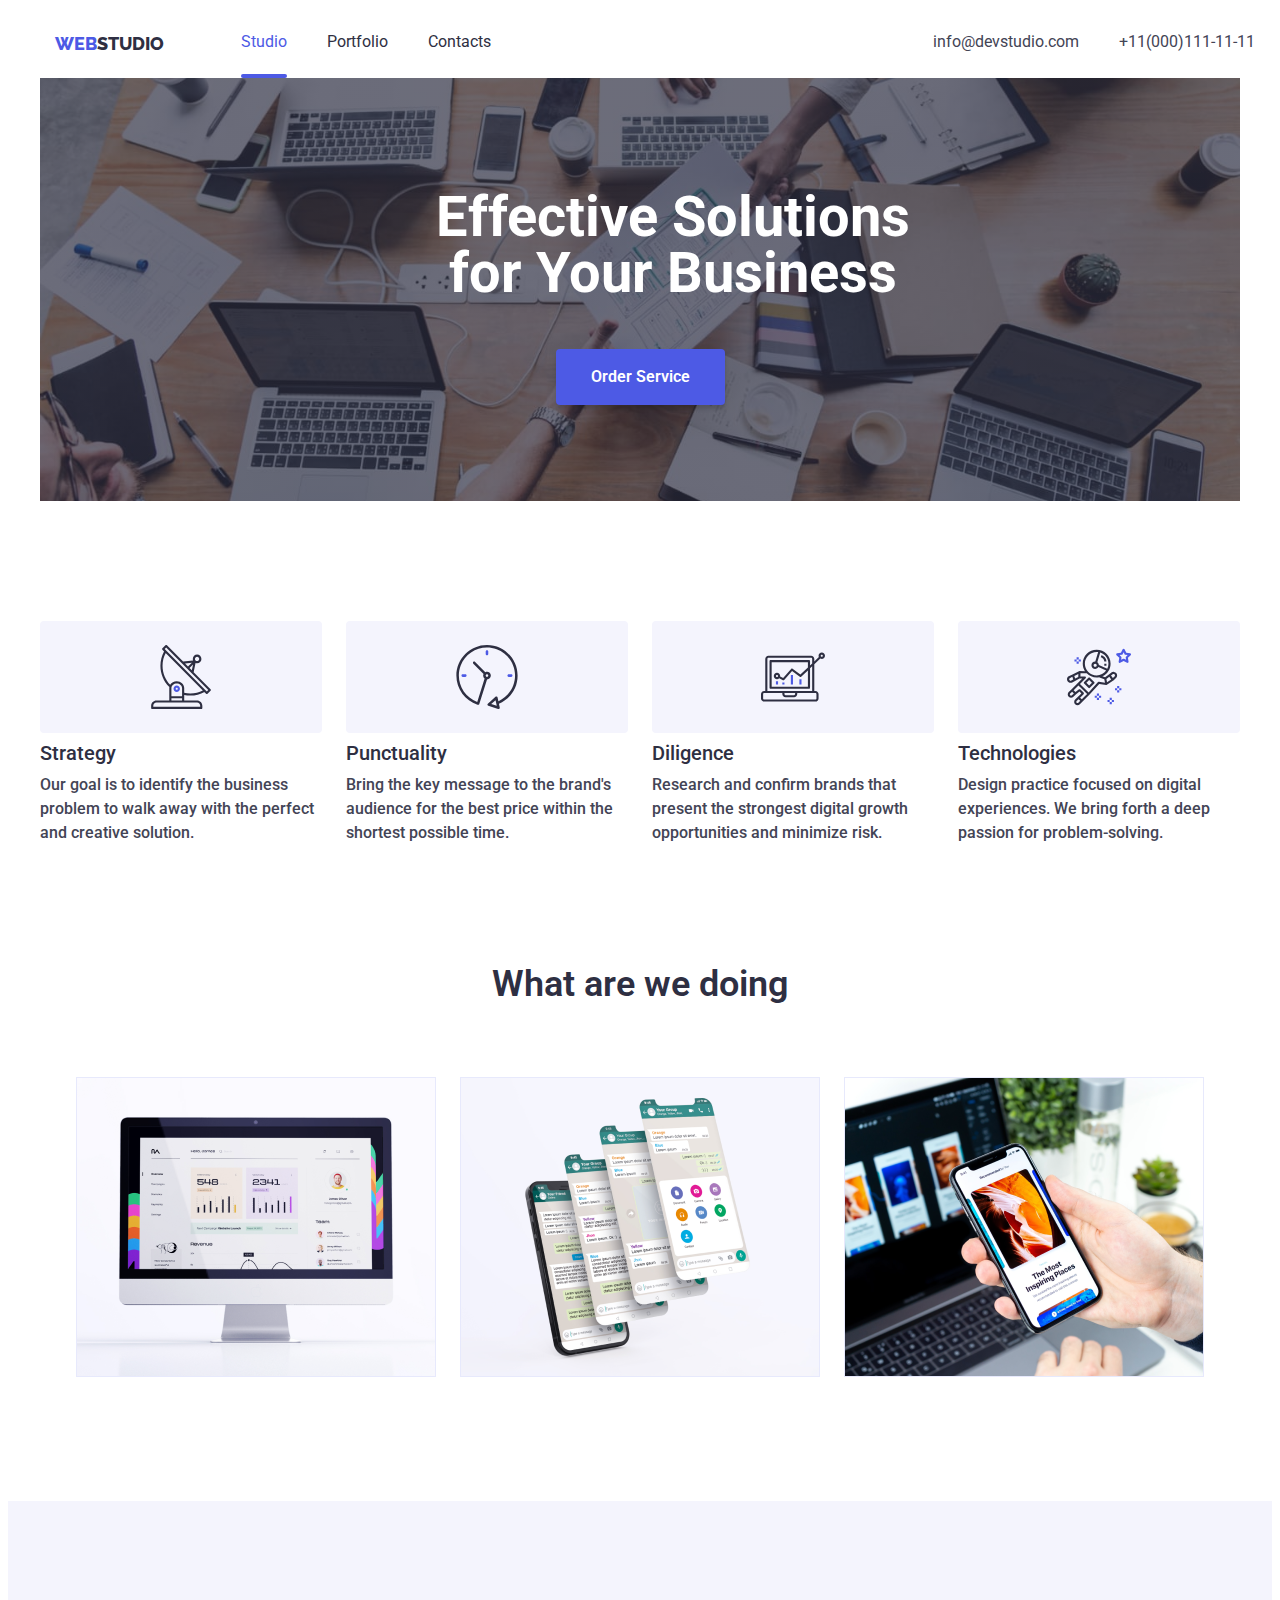
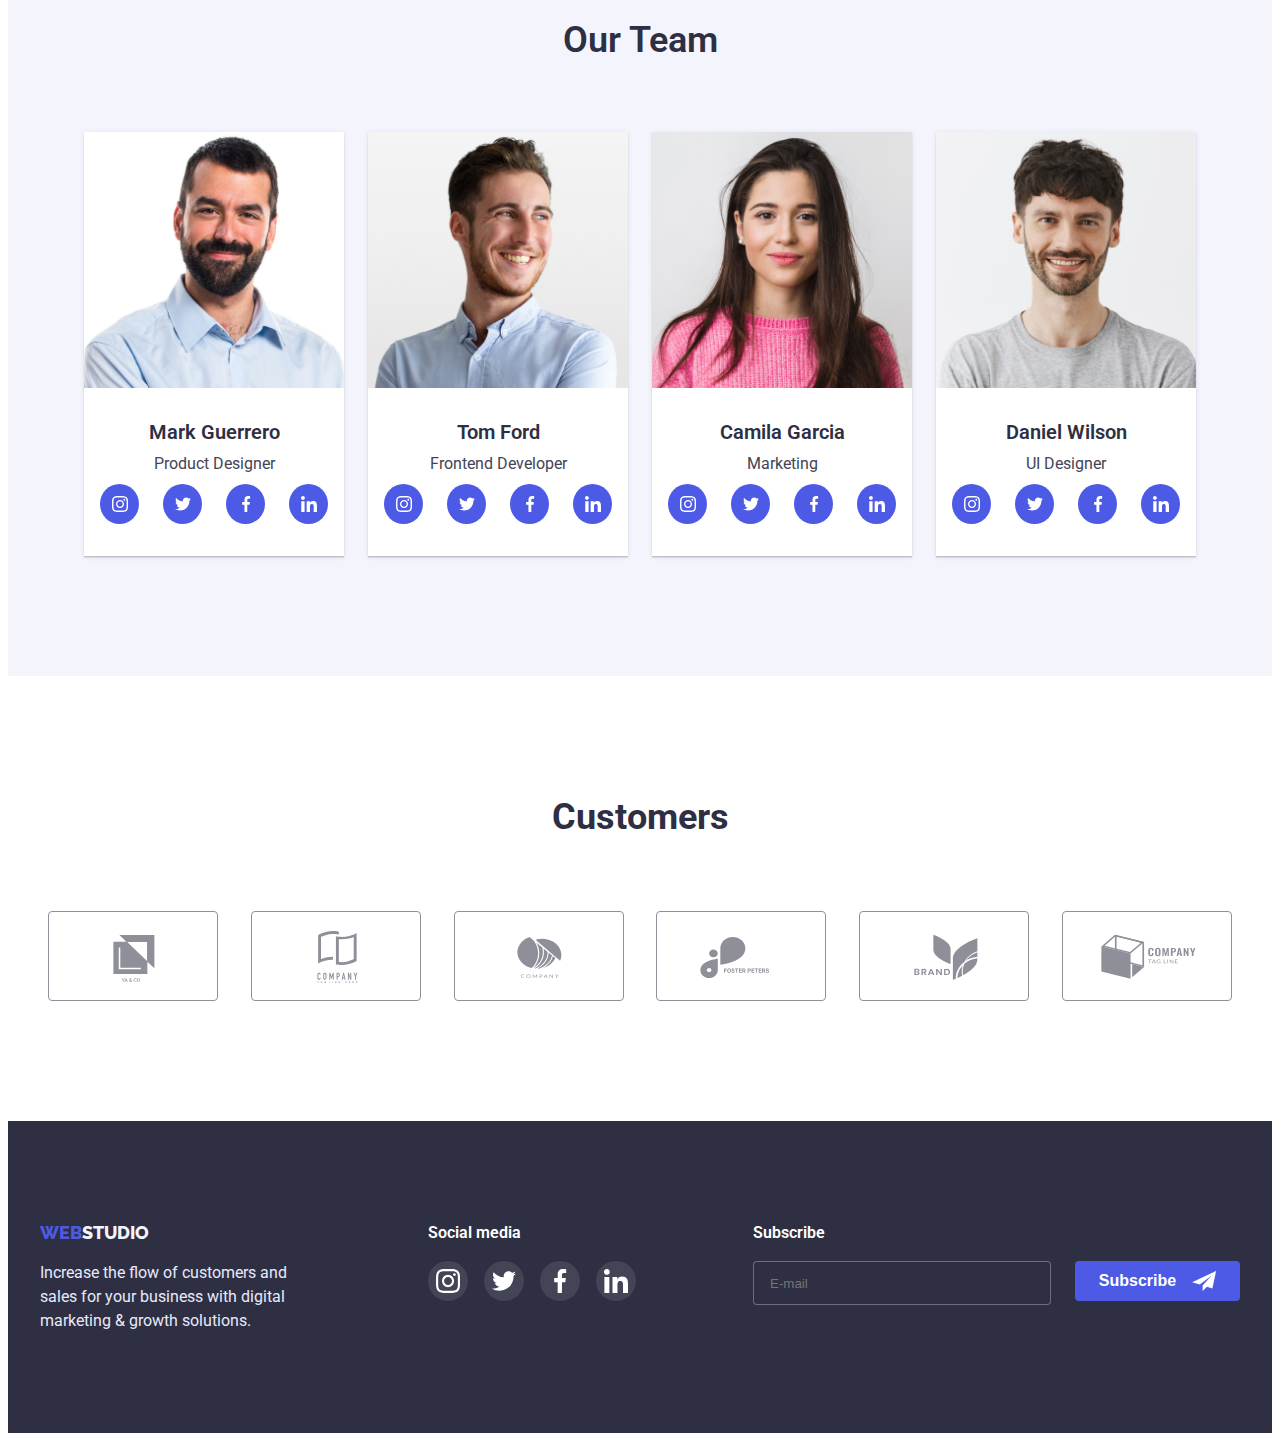
<file: index.html>
<!DOCTYPE html>
<html lang="en">
  <head>
    <meta charset="UTF-8" />
    <meta http-equiv="X-UA-Compatible" content="IE=edge" />
    <meta name="viewport" content="width=device-width, initial-scale=1.0" />
    <title>Document</title>
    <link href="https://fonts.googleapis.com/css2?family=Raleway:wght@800&family=Roboto:wght@400;500&display=swap" rel="stylesheet"/>
    <link rel="stylesheet" href="https://cdnjs.cloudflare.com/ajax/libs/modern-normalize/1.1.0/modern-normalize.min.css" integrity="sha512-wpPYUAdjBVSE4KJnH1VR1HeZfpl1ub8YT/NKx4PuQ5NmX2tKuGu6U/JRp5y+Y8XG2tV+wKQpNHVUX03MfMFn9Q==" crossorigin="anonymous" referrerpolicy="no-referrer" />
    <link rel="stylesheet" href="./css/styles.css"/>
  </head>
  <body>
    <header class="subject">
      <div class="conteiner-flex">
      <nav  class="container-main_navi">
        <a href="#" class="logo-link"> <span class="logo">WEB</span>STUDIO</a>
        <button type="button" 
        class="menu-button is-open" 
        aria-expanded="false"
        aria-controls="menu-container"
        data-menu-button>
        <svg width="32" height="22" aria-label="Переключатель мобильного меню">
         <use class="icon-cross" href="./imeges3/symbol-defs.svg#icon-icon-menu"></use>
         <use class="icon-menu" href="./imeges3/symbol-defs.svg#icon-close-black-18dp-2-1"></use>
      </svg>
    </button>
    <div class="menu-conteiner" id="menu-container" data-menu>
    <div class="navigation">
      <ul class="list-navigation">
        <li class="header-list_item"><a href="#" class="studio">Studio</a></li>
        <li class="header-list_item"><a href="./portfolio.html" class="portfolio">Portfolio</a></li>
        <li class="header-list_item"><a href="#" class="contact">Contacts</a></li>
      </ul>
    </div>
  <div class="contacts"> 
    <ul style="list-style-type:none" class="subject-lists">
      <li class="subject-list_items"><a href="tel:+11(000)111-11-11" class="tel-list">+11(000)111-11-11</a></li>
    <li class="subject-list_items"><a href="mailto:info@devstudio.com" class="mail-list">info@devstudio.com</a></li>
  </ul>
</div>
<ul class="social-navigation">
  <li class="social-media_navigation">
    <a href="#" class="social-media_list">
      <svg width="16px" height="16px" class="item-media">
        <use href="./imeges3/symbol-defs.svg#icon-instagram-2-1"></use>
      </svg>
    </a>
  </li>
  <li class="social-media_navigation">
    <a href="#" class="social-media_list">
      <svg width="16px" height="16px" class="item-media">
        <use href="./imeges3/symbol-defs.svg#icon-twitter-1-1"></use>
      </svg>
    </a>
  </li>
  <li class="social-media_navigation">
    <a href="#" class="social-media_list">
      <svg width="16px" height="16px" class="item-media">
        <use href="./imeges3/symbol-defs.svg#icon-facebook-1-1"></use>
      </svg>
    </a>
  </li>
  <li class="social-media_navigation">
    <a href="#" class="social-media_list">
      <svg width="16px" height="16px" class="item-media">
        <use href="./imeges3/symbol-defs.svg#icon-linkedin-1-1"></use>
      </svg>
    </a>
  </li>
</ul>
    </div>
        <ul class="list">
          <li class="header-list_items"><a href="#" class="list-studio current">Studio</a></li>
          <li class="header-list_items"><a href="./portfolio.html" class="list-portfolio">Portfolio</a></li>
          <li class="header-list_items"><a href="#" class="list-contacts">Contacts</a></li>
        </ul>
      <ul style="list-style-type:none" class="subject-list">
        <li class="subject-list_item"><a href="mailto:info@devstudio.com" class="mail">info@devstudio.com</a></li>
        <li class="subject-list_item"><a href="tel:+11(000)111-11-11" class="tel">+11(000)111-11-11</a></li>
      </ul>
    </nav>
  </div>
    </header>
    <main>
      <section class="hero">
        <div class="container-hero">
        <h1 class="title">Effective Solutions for Your Business</h1>
        <button type="button" class="button" data-modal-open><span class="button-text">Order Service</span></button>
  </div>
      </section>
      <section class="about-us_list">
        <div class="container">
        <h2 class="visually-hidden">about us</h2>
        <ul style="list-style-type:none" class="about-us">
          <li class="about-us_item">
            <div class="vector">
              <svg  width="64px" height="64px">
                <use href="./imeges3/symbol-defs.svg#icon-antenna-1-1"></use>
              </svg> 
            </div>
            <h3 class="item">Strategy</h3>
            <p class="items" >
              Our goal is to identify the business problem to walk away with the
              perfect and creative solution.
            </p>
          </li>
          <li class="about-us_item">
            <div class="vector">
              <svg  width="64px" height="64px">
                <use href="./imeges3/symbol-defs.svg#icon-clock-1-1"></use>
              </svg> 
            </div>
            <h3 class="item">Punctuality</h3>
            <p class="items">
              Bring the key message to the brand's audience for the best price
              within the shortest possible time.
            </p>
          </li>
          <li class="about-us_item">
            <div class="vector">
              <svg  width="64px" height="64px">
                <use href="./imeges3/symbol-defs.svg#icon-diagram-1-1"></use>
              </svg> 
            </div>
            <h3 class="item">Diligence</h3>
            <p class="items">
              Research and confirm brands that present the strongest digital
              growth opportunities and minimize risk.
            </p>
          </li>
          <li class="about-us_item">
            <div class="vector">
              <svg  width="64px" height="64px">
                <use href="./imeges3/symbol-defs.svg#icon-astronaut-1-1"></use>
              </svg> 
            </div>
            <h3 class="item">Technologies</h3>
            <p class="items">
              Design practice focused on digital experiences. We bring forth a
              deep passion for problem-solving.
            </p>
          </li>
        </ul>
      </div>
      </section>
      <section class="work-section">
        <div class="container">
        <h2 class="work">What are we doing</h2>
        <ul style="list-style-type:none" class="work-list">
          <li class="work-list_item">
            <img src="./images/1.jpg" alt="desktop applications" width="360" class="img-work"/>
          </li>
          <li class="work-list_item">
            <img src="./images/2.jpg" alt="mobile applications" width="360" class="img-work" />
          </li>
          <li class="work-list_item">
            <img src="./images/3.jpg" alt="applications" width="360" class="img-work"/></li>
        </ul>
      </div>
      </section>
      <section class="we">
        <div class="container">
        <h2 class="comanda">Our Team</h2>
        <ul style="list-style-type:none" class="comanda-list">
          <li class="comanda-we">
            <img class="img" src="./images/4.jpg" alt="Product Designer" width="264" />
            <div class="comanda-we_item">
            <h3 class="name">Mark Guerrero</h3>
            <p class="slogan">Product Designer</p>
            <ul class="social">
              <li class="social-media">
                <a href="#" class="social-media_list">
                  <svg width="16px" height="16px" class="item-media">
                    <use href="./imeges3/symbol-defs.svg#icon-instagram-2-1"></use>
                  </svg>
                </a>
              </li>
              <li class="social-media">
                <a href="#" class="social-media_list">
                  <svg width="16px" height="16px" class="item-media">
                    <use href="./imeges3/symbol-defs.svg#icon-twitter-1-1"></use>
                  </svg>
                </a>
              </li>
              <li class="social-media">
                <a href="#" class="social-media_list">
                  <svg width="16px" height="16px" class="item-media">
                    <use href="./imeges3/symbol-defs.svg#icon-facebook-1-1"></use>
                  </svg>
                </a>
              </li>
              <li class="social-media">
                <a href="#" class="social-media_list">
                  <svg width="16px" height="16px" class="item-media">
                    <use href="./imeges3/symbol-defs.svg#icon-linkedin-1-1"></use>
                  </svg>
                </a>
              </li>
            </ul>
          </div>
          </li>
          <li class="comanda-we">
            <img class="img" src="./images/5.jpg" alt="Frontend Developer" width="264" />
            <div class="comanda-we_item">
            <h3 class="name">Tom Ford</h3>
            <p class="slogan">Frontend Developer</p>
            <ul class="social">
              <li class="social-media">
                <a href="#" class="social-media_list">
                  <svg width="16px" height="16px" class="item-media">
                    <use href="./imeges3/symbol-defs.svg#icon-instagram-2-1"></use>
                  </svg>
                </a>
              </li>
              <li class="social-media">
                <a href="#" class="social-media_list">
                  <svg width="16px" height="16px" class="item-media">
                    <use href="./imeges3/symbol-defs.svg#icon-twitter-1-1"></use>
                  </svg>
                </a>
              </li>
              <li class="social-media">
                <a href="#" class="social-media_list">
                  <svg width="16px" height="16px" class="item-media">
                    <use href="./imeges3/symbol-defs.svg#icon-facebook-1-1"></use>
                  </svg>
                </a>
              </li>
              <li class="social-media">
                <a href="#" class="social-media_list">
                  <svg width="16px" height="16px" class="item-media">
                    <use href="./imeges3/symbol-defs.svg#icon-linkedin-1-1"></use>
                  </svg>
                </a>
              </li>
            </ul>
          </div>
          </li>
          <li class="comanda-we">
            <img class="img" src="./images/6.jpg" alt="Marketing" width="264" />
            <div  class="comanda-we_item">
            <h3 class="name">Camila Garcia</h3>
            <p class="slogan" >Marketing</p>
            <ul class="social">
              <li class="social-media">
                <a href="#" class="social-media_list">
                  <svg width="16px" height="16px" class="item-media">
                    <use href="./imeges3/symbol-defs.svg#icon-instagram-2-1"></use>
                  </svg>
                </a>
              </li>
              <li class="social-media">
                <a href="#" class="social-media_list">
                  <svg width="16px" height="16px" class="item-media">
                    <use href="./imeges3/symbol-defs.svg#icon-twitter-1-1"></use>
                  </svg>
                </a>
              </li>
              <li class="social-media">
                <a href="#" class="social-media_list">
                  <svg width="16px" height="16px" class="item-media">
                    <use href="./imeges3/symbol-defs.svg#icon-facebook-1-1"></use>
                  </svg>
                </a>
              </li>
              <li class="social-media">
                <a href="#" class="social-media_list">
                  <svg width="16px" height="16px" class="item-media">
                    <use href="./imeges3/symbol-defs.svg#icon-linkedin-1-1"></use>
                  </svg>
                </a>
              </li>
            </ul>
          </div>
          </li>
          <li class="comanda-we">
            <img class="img" src="./images/7.jpg" alt="UI Designer" width="264" />
            <div  class="comanda-we_item">
            <h3 class="name">Daniel Wilson</h3>
            <p class="slogan" >UI Designer</p>
            <ul class="social">
              <li class="social-media">
                <a href="#" class="social-media_list">
                  <svg width="16px" height="16px" class="item-media">
                    <use href="./imeges3/symbol-defs.svg#icon-instagram-2-1"></use>
                  </svg>
                </a>
              </li>
              <li class="social-media">
                <a href="#" class="social-media_list">
                  <svg width="16px" height="16px" class="item-media">
                    <use href="./imeges3/symbol-defs.svg#icon-twitter-1-1"></use>
                  </svg>
                </a>
              </li>
              <li class="social-media">
                <a href="#" class="social-media_list">
                  <svg width="16px" height="16px" class="item-media">
                    <use href="./imeges3/symbol-defs.svg#icon-facebook-1-1"></use>
                  </svg>
                </a>
              </li>
              <li class="social-media">
                <a href="#" class="social-media_list">
                  <svg width="16px" height="16px" class="item-media">
                    <use href="./imeges3/symbol-defs.svg#icon-linkedin-1-1"></use>
                  </svg>
                </a>
              </li>
            </ul>
          </div>
          </li>
        </ul>
      </div>
      </section>
      <section class="customers-list">
        <div class="container">
          <h2 class="customers">Customers</h2>
          <ul class="customers-item">
            <li class="customers-item_li">
              <a href="#" class="coustomers-partner">
                <svg width="104px" height="56px" class="partner">
                  <use href="./imeges3/symbol-defs.svg#icon-Logo-6">
                  </use>
                </svg>
              </a>
            </li>
            <li class="customers-item_li">
              <a href="#" class="coustomers-partner">
                <svg width="104px" height="56px" class="partner">
                  <use href="./imeges3/symbol-defs.svg#icon-Logo-1-1">
                  </use>
                </svg>
              </a>
            </li>
            <li class="customers-item_li">
              <a href="#" class="coustomers-partner">
                <svg width="104px" height="56px" class="partner">
                  <use href="./imeges3/symbol-defs.svg#icon-Logo">
                  </use>
                </svg>
              </a>
            </li>
            <li class="customers-item_li">
              <a href="#" class="coustomers-partner">
                <svg width="104px" height="56px" class="partner">
                  <use href="./imeges3/symbol-defs.svg#icon-Logo-3-1">
                  </use>
                </svg>
              </a>
            </li>
            <li class="customers-item_li">
              <a href="#" class="coustomers-partner">
                <svg width="104px" height="56px" class="partner">
                  <use href="./imeges3/symbol-defs.svg#icon-Logo-4-1">
                  </use>
                </svg>
              </a>
            </li>
            <li class="customers-item_li">
              <a href="#" class="coustomers-partner">
                <svg width="104px" height="56px" class="partner">
                  <use href="./imeges3/symbol-defs.svg#icon-Logo-5-1">
                  </use>
                </svg>
              </a>
            </li>
          </ul>
        </div>
      </section>
    </main>

    <footer class="footer">
      <div class="container">
        <div class="footer-logo_links">
      <a href="#" class="logo-links"> <span class="logo">WEB</span>STUDIO</a>
      <p class="text">
        Increase the flow of customers and sales for your business with digital
        marketing & growth solutions.
      </p>
    </div>
    <div class="fotter-svg-list">
      <h3 class="fotter-title">Social media</h3>
      <ul class="fotter-list">
        <li class="fotter-item">
          <a href="#" class="fotter-link">
            <svg class="fotter-svg" width="24px" height="24px">
            <use href="./imeges3/symbol-defs.svg#icon-instagram-2-1">
            </use>
          </svg>
        </a>
      </li>
        <li class="fotter-item">
          <a href="#" class="fotter-link">
            <svg class="fotter-svg" width="24px" height="24px">
            <use href="./imeges3/symbol-defs.svg#icon-twitter-1-1">
            </use>
          </svg>
        </a>
        </li>
        <li class="fotter-item">
          <a href="#" class="fotter-link">
            <svg class="fotter-svg" width="24px" height="24px">
            <use href="./imeges3/symbol-defs.svg#icon-facebook-1-1">
            </use>
          </svg>
        </a>
        </li>
        <li class="fotter-item">
          <a href="#" class="fotter-link">
            <svg class="fotter-svg" width="24px" height="24px">
            <use href="./imeges3/symbol-defs.svg#icon-linkedin-1-1">
            </use>
          </svg>
        </a>
        </li>
      </ul>
    </div>
    <div class="form-list">
      <p class="title-text">Subscribe</p>
      <form class="form">
          <input type="email" name="mail" placeholder="E-mail" class="form-input">
        <button type="submit" class="form-button"> <span class="form-text">Subscribe</span>
          <svg class="form-svg" width="24" height="20">
          <use href="./imeges3/symbol-defs.svg#icon-icon-send"></use>
          </svg>
        </button>
      </form>
    </div>
    </div>
    </footer>
    <div class="backdrop is-hidden" data-modal>
      <div class="modal">
        <button class="modal-button" data-modal-close>
          <svg class="modal-svg" width="24" height="24">
            <use href="./imeges3/symbol-defs.svg#icon-close-black-18dp-2-1"></use>
          </svg>
        </button>
          <p class="title-two">Leave your contacts and we will call you back</p>
          <form class="form-modal">
            <div class="icon-form">
              <label class="form-name" for="name">Name</label>
              <input class="input-modal" type="text" name="name" id="name">
              <svg class="svg-form" width="18" height="18">
              <use href="./imeges3/symbol-defs.svg#icon-person-black-18dp-1"></use>
              </svg>
            </div>
            <div class="icon-form">
              <label class="form-tel" for="phone">Phone</label>
              <input class="input-modal" type="phone" name="phone" id="phone">
              <svg class="svg-form_tel" width="18" height="24">
              <use href="./imeges3/symbol-defs.svg#icon-phone-black-18dp-1"></use>
              </svg>
            </div>
            <div class="icon-form">
              <label class="form-mail" for="mail">Email</label>
              <input class="input-modal" type="email" name="mail" id="mail">
              <svg class="svg-form_mail" width="18" height="24">
                <use href="./imeges3/symbol-defs.svg#icon-email-black-18dp-1"></use>
                </svg>
              </div>
            <div class="icon-forms">
              <label class="form-comment" for="comment">Comment</label>
              <textarea name="comment" id="comment" rows="10" placeholder="Text input" class="placeholder"></textarea>
            </div>
            <label class="policy" for="policy">
              <input class="checkbox" type="checkbox" name="" id="policy">
              <span class="icon-check"></span>
              I accept the terms and conditions of the <a href="#" class="privacy">Privacy Policy</a>
            </label>
            <button class="submit-button" type="submit"> <span class="send">Send</span></button>
          </form>
      </div>
    </div>
    <script src="./js/modal.js"></script>
    <script src="./js/mobile-menu.js"></script>
  </body>
</html>
</file>
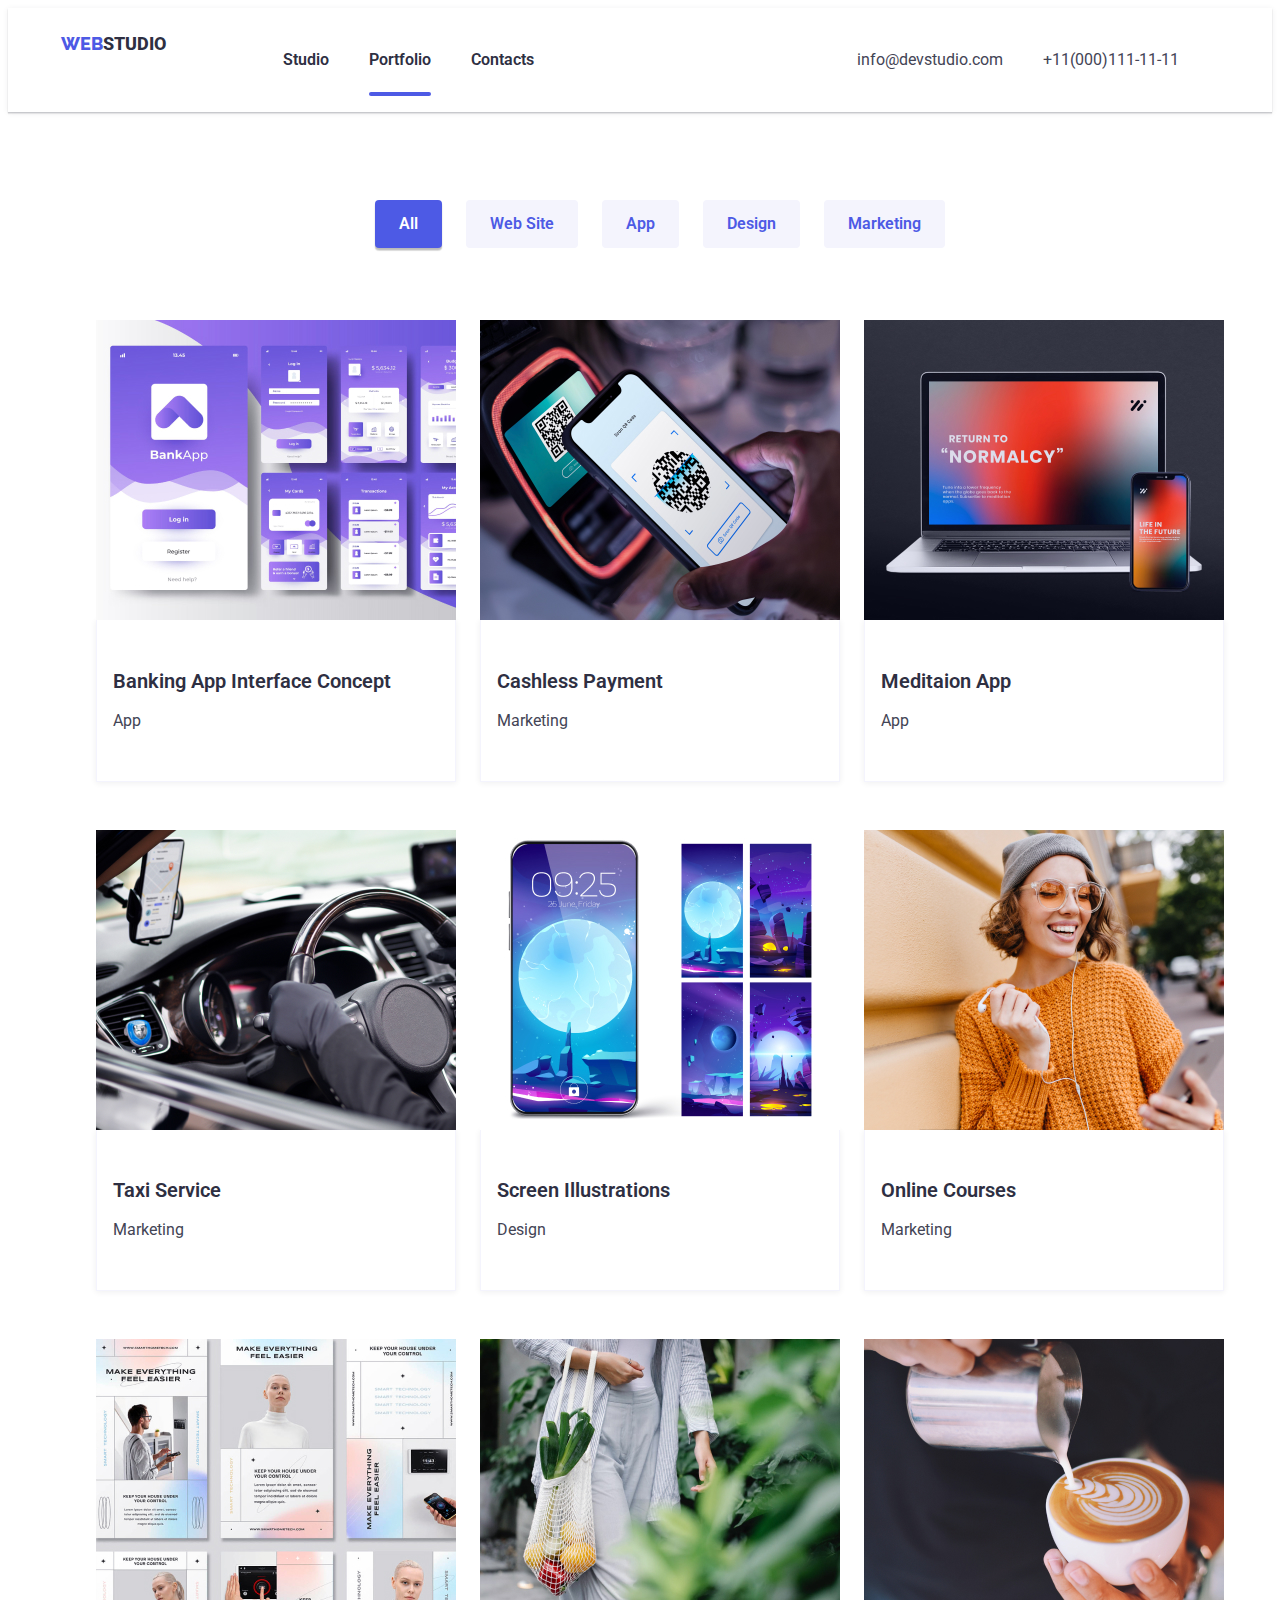
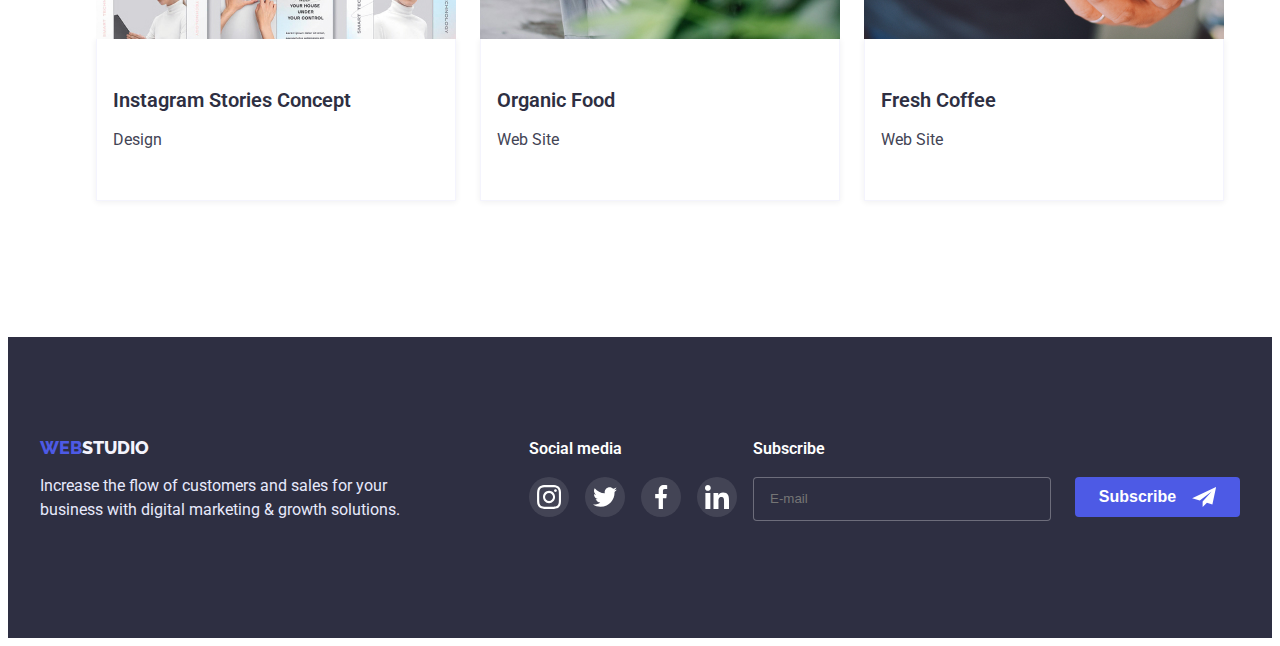
<file: portfolio.html>
<!DOCTYPE html>
<html lang="en">
<head>
    <meta charset="UTF-8">
    <meta http-equiv="X-UA-Compatible" content="IE=edge">
    <meta name="viewport" content="width=device-width, initial-scale=1.0">
    <title>Document</title>
    <link href="https://fonts.googleapis.com/css2?family=Raleway:wght@800&family=Roboto:wght@400;500&display=swap" rel="stylesheet"/>
    <link rel="stylesheet" href="https://cdnjs.cloudflare.com/ajax/libs/modern-normalize/1.1.0/modern-normalize.min.css" integrity="sha512-wpPYUAdjBVSE4KJnH1VR1HeZfpl1ub8YT/NKx4PuQ5NmX2tKuGu6U/JRp5y+Y8XG2tV+wKQpNHVUX03MfMFn9Q==" crossorigin="anonymous" referrerpolicy="no-referrer" />
    <link rel="stylesheet" href="./css/styles.css"/>

</head>
<body>
<header class="header-list_one">
    <div class="container">
    <nav class="container-main_nav">
        <a href="#" class="logo-type"><span class="logos">WEB</span>STUDIO</a>
    <ul style="list-style-type:none" class="header-list">
        <li class="heder-list_item"><a href="./index.html" class="link">Studio</a></li>
        <li class="heder-list_item"><a href="#" class="link current">Portfolio</a></li>
        <li class="heder-list_item"><a href="#" class="link">Contacts</a></li>
    </ul>
        <ul style="list-style-type:none" class="header-listt">
            <li  class="heder-listt_item"><a href="mailto:info@devstudio.com" class="e-mail">info@devstudio.com</a></li>
            <li class="heder-listt_item"><a href="tel:+11(000)111-11-11" class="phone">+11(000)111-11-11</a></li>
        </ul>  
    </nav>  
    </div> 
</header>
<main>
    <section class="section-portfolio">
    <div class="container">
    <ul style="list-style-type:none" class="portfolio-btn_list">
        <li class="portfolio-btn_item"><button type="button" class="portfolio-btn-all"> <span class="portfolio-all">All</span> </button></li>
        <li class="portfolio-btn_item"><button type="button" class="portfolio-btn">Web Site</button></li>
        <li class="portfolio-btn_item"><button type="button" class="portfolio-btn">App</button></li>
        <li class="portfolio-btn_item"><button type="button" class="portfolio-btn">Design</button></li>
        <li class="portfolio-btn_item"><button type="button" class="portfolio-btn">Marketing</button></li>
    </ul>
    
        <h1 class="visually-hidden">Works</h1>
        <ul style="list-style-type:none" class="portfolio-cards_list">
            <li class="portfolio-cards_item"> 
              <a href="#" class="thumb-href">
                <div class="product-thumb">
                  <p class="text-extion">14 Stylish and User-Friendly App Design Concepts · Task Manager App · Calorie Tracker App · Exotic Fruit Ecommerce App · Cloud Storage App</p>
                <img class="img-portfolio" src="./images2/1.jpg" alt="App" width="360">
              </div>
                <div class="portfolio-cards_box">
                <h2 class="content">Banking App Interface Concept</h2>
                <p class="text-item">App</p>
            </div>
              </a> 
            </li>
            <li class="portfolio-cards_item">
              <a href="#" class="thumb-href">
              <div class="product-thumb">
              <p class="text-extion">14 Stylish and User-Friendly App Design Concepts · Task Manager App · Calorie Tracker App · Exotic Fruit Ecommerce App · Cloud Storage App</p>
              <img class="img-portfolio" src="./images2/2.jpg" alt="Marketing" width="360">
              </div>
                <div class="portfolio-cards_box">
                <h2 class="content">Cashless Payment</h2>
                <p class="text-item">Marketing</p>
            </div>
            </a>
            </li>
            <li class="portfolio-cards_item">
              <a href="#" class="thumb-href">
                <div class="product-thumb">
                <p class="text-extion">14 Stylish and User-Friendly App Design Concepts · Task Manager App · Calorie Tracker App · Exotic Fruit Ecommerce App · Cloud Storage App</p>
                 <img class="img-portfolio" src="./images2/3.jpg" alt="App" width="360">
                  </div>
                 <div class="portfolio-cards_box">
                 <h2 class="content">Meditaion App</h2>
                 <p class="text-item">App</p>
                </div>
              </a>
            </li>
            <li class="portfolio-cards_item">
              <a href="#" class="thumb-href">
                <div class="product-thumb">
                <p class="text-extion">14 Stylish and User-Friendly App Design Concepts · Task Manager App · Calorie Tracker App · Exotic Fruit Ecommerce App · Cloud Storage App</p> 
                <img class="img-portfolio" src="./images2/4.jpg" alt="Marketing" width="360">
                </div>
                <div class="portfolio-cards_box">
                 <h2 class="content">Taxi Service</h2>
                 <p class="text-item">Marketing</p>
                </div>
              </a>
            </li>
            <li class="portfolio-cards_item">
              <a href="#" class="thumb-href">
               <div class="product-thumb">
               <p class="text-extion">14 Stylish and User-Friendly App Design Concepts · Task Manager App · Calorie Tracker App · Exotic Fruit Ecommerce App · Cloud Storage App</p> 
                <img class="img-portfolio" src="./images2/5.jpg" alt="Design" width="360">
               </div>
                <div class="portfolio-cards_box">
                <h2 class="content">Screen Illustrations</h2>
                <p class="text-item">Design</p>
            </div>
            </a>
            </li>
            <li class="portfolio-cards_item">
              <a href="#" class="thumb-href">
              <div class="product-thumb">
              <p class="text-extion">14 Stylish and User-Friendly App Design Concepts · Task Manager App · Calorie Tracker App · Exotic Fruit Ecommerce App · Cloud Storage App</p> 
              <img class="img-portfolio" src="./images2/6.jpg" alt="Marketing" width="360">
              </div>
                <div class="portfolio-cards_box">
                <h2 class="content">Online Courses</h2>
                <p class="text-item">Marketing</p>
            </div>
            </a>
            </li>
            <li class="portfolio-cards_item">
              <a href="#" class="thumb-href">
              <div class="product-thumb">
               <p class="text-extion">14 Stylish and User-Friendly App Design Concepts · Task Manager App · Calorie Tracker App · Exotic Fruit Ecommerce App · Cloud Storage App</p> 
                <img class="img-portfolio" src="./images2/7.jpg" alt="Design" width="360">
              </div>
                <div class="portfolio-cards_box">
                <h2 class="content">Instagram Stories Concept</h2>
                <p class="text-item">Design</p>
            </div>
            </a>
            </li>
            <li class="portfolio-cards_item">
              <a href="#" class="thumb-href">
              <div class="product-thumb">
              <p class="text-extion">14 Stylish and User-Friendly App Design Concepts · Task Manager App · Calorie Tracker App · Exotic Fruit Ecommerce App · Cloud Storage App</p> 
              <img class="img-portfolio" src="./images2/8.jpg" alt="Web Site" width="360">
              </div>
                <div class="portfolio-cards_box">
                <h2 class="content">Organic Food</h2>
                <p class="text-item">Web Site</p>
            </div> 
            </a>
            </li>
            <li class="portfolio-cards_item">
              <a href="#" class="thumb-href">
              <div class="product-thumb">
               <p class="text-extion">14 Stylish and User-Friendly App Design Concepts · Task Manager App · Calorie Tracker App · Exotic Fruit Ecommerce App · Cloud Storage App</p> 
                <img class="img-portfolio" src="./images2/9.jpg" alt="Web Site" width="360">
              </div>
                <div class="portfolio-cards_box">
                <h2 class="content">Fresh Coffee</h2>
                <p class="text-item">Web Site</p>
            </div>
            </a>
            </li>
        </ul>
    </div>
    </section>
</main>
<footer class="footer-list">
    <div class="container">
    <div>
    <div class="footer-logo_box">
    <a href="#" class="logo-studio"><span class="logo-web">WEB</span>STUDIO</a>
    <p class="logo-text">Increase the flow of customers and sales for your business with digital marketing & growth solutions.</p>
</div>
</div>
<div class="fotter-svg-list">
<h3 class="fotter-title">Social media</h3>
<ul class="fotter-list">
    <li class="fotter-item">
      <a href="" class="fotter-link">
        <svg class="fotter-svg" width="24px" height="24px">
        <use href="./imeges3/symbol-defs.svg#icon-instagram-2-1">
        </use>
      </svg>
    </a>
  </li>
    <li class="fotter-item">
      <a href="" class="fotter-link">
        <svg class="fotter-svg" width="24px" height="24px">
        <use href="./imeges3/symbol-defs.svg#icon-twitter-1-1">
        </use>
      </svg>
    </a>
    </li>
    <li class="fotter-item">
      <a href="" class="fotter-link">
        <svg class="fotter-svg" width="24px" height="24px">
        <use href="./imeges3/symbol-defs.svg#icon-facebook-1-1">
        </use>
      </svg>
    </a>
    </li>
    <li class="fotter-item">
      <a href="" class="fotter-link">
        <svg class="fotter-svg" width="24px" height="24px">
        <use href="./imeges3/symbol-defs.svg#icon-linkedin-1-1">
        </use>
      </svg>
    </a>
    </li>
  </ul>
</div>
<div class="form-list">
  <p class="title-text">Subscribe</p>
  <form class="form">
      <input type="email" name="mail" placeholder="E-mail" class="form-input">
    <button type="submit" class="form-button"> <span class="form-text">Subscribe</span>
      <svg class="form-svg" width="24" height="20">
      <use href="./imeges3/symbol-defs.svg#icon-icon-send"></use>
      </svg>
    </button>
  </form>
</div>
</div>
</footer> 
<script src="./js/mobile-menu.js"></script>
</body>
</html>
</file>
<file: css/styles.css>
body{
font-family: 'Roboto', sans-serif;
}

:root{
--NAVYBLUE: #2E2F42;
--white: #FFFFFF;
--iris: #4D5AE5;
 --slate: #434455;
 --CLOUD: #F4F4FD;
--CORNFLOWER: #E7E9FC;
 --bly: #404BBF;
}

.subject{
margin: 0 auto;
background: var(--white);
border: none;
}
    

.conteiner-flex{
height: 70px;
padding: 0 16px;
}

@media screen and (min-width: 428px) {
.subject{
position: relative;
}
.container-flex{
width: 428px;
padding-left: 15px;
padding-right: 15px;
margin: 0 auto;
}
.menu-button{
position: absolute;
display: inline-flex;
border: none;
background-color: transparent;
margin-top: 24px;
margin-left: 364px;
padding: 0;
}
.menu-button.is-open .icon-cross{
display: block;
}
.menu-button.is-open .icon-menu{
display: none;
}
.icon-cross {
display: none;
}
.icon-menu{
width: 24px;
height: 24px;
}
.menu-conteiner{
overflow-y: scroll;
position: absolute;
display: none;
width: 100%;
height: 796px;
top: 100%;
left: 0;
margin: 0;
background-color: var(--white);
box-shadow: 0px 2px 1px rgba(46, 47, 66, 0.08), 0px 1px 1px rgba(46, 47, 66, 0.16), 0px 1px 6px rgba(46, 47, 66, 0.08);
text-align: center;
font-size: 20px;
transition: transform 250ms cubic-bezier(0.4, 0, 0.2, 1);
}
.mobile{
margin-top: auto;
}
.menu-conteiner.is-open{
display: block;
}
.header-list_items{
display: none;
}
.subject-list{
display: none;
}

.navigation{
padding-left: 40px;
margin-bottom: 284px;
margin-right: 0;
}
.list{
display: none;
}
.list-navigation{
list-style-type:none;
width: 151px;
padding: 0;
margin: 0;
}
.header-list_item{
margin-bottom: 40px;
}
.header-list_item:last-child{
margin-bottom: 0;
}
.studio{
display: block;
text-align: left;
color: var(--NAVYBLUE);
text-decoration: none;
font-weight: 700;
font-size: 36px;
line-height: 1.5;
}
.studio:hover,
.studio:focus{
color: var(--iris);
transition: transform 250ms cubic-bezier(0.4, 0, 0.2, 1);
}
.portfolio{
display: block;
color: var(--NAVYBLUE);
text-decoration: none;
font-weight: 700;
font-size: 36px;
line-height: 1.5;
}
.portfolio:hover,
.portfolio:focus{
color: var(--iris);
transition: transform 250ms cubic-bezier(0.4, 0, 0.2, 1);
}
.contact{
display: block;
color: var(--iris);
text-decoration: none;
font-weight: 700;
font-size: 36px;
line-height: 1.5;
}
.contacts{
margin: 0;
padding-left: 40px;
padding-right: 51px;
}
.subject-lists{
padding: 0;
margin-top: 0;
margin-bottom: 0;
}
.subject-list_items{
margin-bottom: 40px;
}
.subject-list_items:last-child{
margin-bottom: 0;
}
.tel-list{
display: block;
text-align: left;
color: var(--iris);
text-decoration: none;
text-align: center;
font-weight: 600;
font-size: 36px;
line-height: 1.5;
}
.mail-list{
display: block;
text-align: left;
color:var(--slate);
text-decoration: none;
font-weight: 500;
font-size: 20px;
line-height: 1.2;
}
.mail-list:hover,
.mail-list:focus{
color: var(--iris);
transition: transform 250ms cubic-bezier(0.4, 0, 0.2, 1);
}
.social-navigation{
display: flex;
margin: 0;
padding-top: 48px;
padding-bottom: 40px;
padding-right: 40px;
}
.social-media_navigation{
margin-right: 56px;
width: 40px;
height: 40px;
background-color: var(--iris);
border-radius: 50%;
list-style-type: none;
}
.social-navigation :last-child{
margin-right: 0;
}
} 

@media screen and (min-width: 768px) {
.conteiner-flex {width: 768px}
.container-main_navi{
height: 70px;
}
.subject{
width: 768px;
}
.menu-button{
display: none;
}
.header-list_items{
display: flex;
}
.list{
margin: 0;
display: flex;
}
.list-portfolio{
color: var(--NAVYBLUE);
}
.list-contacts{
color: var(--NAVYBLUE);
}
.subject-list{
flex-direction: column;
display: flex;
margin-left: auto;
margin-top: 0;
margin-bottom: 0;
padding: 0;
}
.subject-list_item{
display: flex;
margin-bottom: 4px;}
.mail{
padding-top: 24px;
text-align: justify;
}
.tel{
text-align: justify;
padding-bottom: 10px;}
.navigation{
display: none;
}
.contacts{
display: none;
}
.menu-button{
display: none;
}
.menu-conteiner.is-open {
display: none;
}
}


@media screen and (min-width: 1200px) {
.conteiner-flex {
width: 1200px;
margin: 0 auto;
padding: 0 15px;
}

.list{
margin-left: 77px;
padding: 0;
}
.list-studio{
padding-top: 24px;
padding-bottom: 28px;
}
.list-portfolio{
padding-top: 24px;
padding-bottom: 28px;
}
.list-contacts{
padding-top: 24px;
padding-bottom: 28px;
}
.subject{
width: 1200px;
}
.subject-list{
flex-direction: row;
display: flex;
margin-left: auto;
margin-top: 0;
margin-bottom: 0;
padding: 0;
}
.subject-list_item{
margin-right: 40px;
margin-bottom: 0;
} 
.subject-list_item:last-child{
margin-right: 0;
}
.mail{
padding-top: 24px;
padding-bottom: 28px;
margin-bottom: 0;
}
.tel{
padding-top: 24px;
padding-bottom: 28px;
}
}
    
.container-main_navi{
display: flex;
}

.logo{
font-family: 'Raleway', sans-serif; 
font-weight: 800;
font-size: 18px;
line-height: 1.3;
color: var(--iris);
text-decoration: none;
}
    
.logo-link{
display: block;
font-family: 'Raleway', sans-serif; 
font-weight: 800;
font-size: 18px;
line-height: 1.3;
color: var(--NAVYBLUE);
text-decoration: none;
padding-top: 24px;
padding-bottom: 24px;
}

.list{
list-style-type:none;
}
    
.header-list_items{
 margin-right: 40px; 
}
    
.header-list_items:last-child{
 margin-right: 0;
}
    
.list-studio{
position: relative;
display: block; 
padding-top: 24px;
padding-bottom: 24px; 
text-decoration: none;
}

.list-studio:hover,
.list-studio:focus{
color: var(--iris);
}

.list-studio:active{
color: var(--iris);
}

.list-studio:hover::after{
opacity: 1;
}
    
.current::after{
content: '';
position: absolute;
display: block;
width: 100%;
height: 4px;
left: 0;
bottom: 0;
border-radius: 2px;
background-color: var(--iris);
}
    
.current{
color: var(--iris);
}

.list-portfolio{
display: block; 
padding-top: 24px;
padding-bottom: 24px;
text-decoration: none;
}

.list-portfolio:hover,
.list-portfolio:focus{
color: var(--iris);
}

.list-portfolio:active{
color: var(--iris);
}
    
.list-contacts{
margin-right: 0;
display: block; 
padding-top: 24px;
padding-bottom: 24px;
text-decoration: none;
}


.list-contacts:hover,
.list-contacts:focus{
color: var(--iris);
}

.list-contacts:active{
color: var(--iris);
}
    

.mail{
display: block;   
text-decoration: none;
color: var(--slate);
}

.mail:hover,
.mail:focus{
color: var(--iris);
}
    
.tel{
display: block; 
text-decoration: none;
color: var(--slate);
}

.tel:hover,
.tel:focus{
color: var(--iris);
}

.container-hero{
margin-right: auto;
margin-left: auto;
}

.hero{
text-align: center;
padding-top: 192px;
padding-bottom: 192px;
background-image: linear-gradient(rgba(46, 47, 66, 0.7), rgba(46, 47, 66, 0.7)),  url(../images/people-office\ 8.jpg);
background-size: cover;
background-position: center;
background-repeat: no-repeat;}

@media screen and (min-width: 428px){
.hero{
text-align: center;
padding-top: 192px;
padding-bottom: 96px;
}
.container-hero{
width: 428px;
padding-left: 15px;
padding-right: 15px;
margin: 0 auto;
}
.title{
text-align: center;
font-weight: 700;
font-size: 36px;
line-height: 1.1;
color: var(--white);
margin-top: 0;
}
.button{
border: none;
}
}

@media screen and (min-width: 768px){
.hero {
text-align: center;
padding-top: 111px;
padding-bottom: 96px;
}
.container-hero{
padding-left: 15px;
padding-right: 15px;
margin: 0 auto;
}
.title{
margin-top: 0;
display: block;
width: 424px;
}
.button{
border: none;
}
}

@media screen and (min-width: 1200px){
.hero {
text-align: center;
width: 1200px;
margin: 0 auto;
}
.container-hero{
padding-left: 15px;
padding-right: 15px;
margin-left: auto;
margin-right: auto;
}
.title{
display: block;
font-weight: 700;
font-size: 56px;
line-height: 1;
margin-top: 0;
margin-bottom: 48px;
width: 494px;
}
}
  
.button{
width: 169px;
height: 56px;
background: var(--iris);
cursor: pointer;
box-shadow: 0px 4px 4px rgba(0, 0, 0, 0.15);
border-radius: 4px;
transition: color 250ms cubic-bezier(0.4, 0, 0.2, 1),
box-shadow 250ms cubic-bezier(0.4, 0, 0.2, 1);  
}
    
.button-text{
font-family: 'Roboto';
font-weight: 600;
font-size: 16px;
line-height: 1.2;
color: var(--white);  
}
    
.button:hover,
.button:focus{
color: var(--iris);
box-shadow: 0px 1px 6px rgba(46, 47, 66, 0.08), 0px 1px 1px rgba(46, 47, 66, 0.16), 0px 2px 1px rgba(46, 47, 66, 0.08);
}

.button:active{
color: var(--bly);
box-shadow: 0px 4px 4px rgba(0, 0, 0, 0.15);
}

.visually-hidden{
position: absolute;
width: 1px;
height: 1px;
margin: -1px;
border: 0;
padding: 0;
white-space: nowrap;
clip-path: inset(100%);
clip: rect(0 0 0 0);
overflow: hidden;
}
    
@media screen and (min-width: 428px){
.about-us_list {
padding-top: 96px;
padding-bottom: 96px;
}
.container{
width: 428px;
padding-left: 15px;
padding-right: 15px;
margin: 0 auto;
}
.about-us{
margin: 0 auto;
padding-left: 16px;
padding-right: 16px;}
.about-us_item{
margin-bottom: 72px;
}
.about-us_item:last-child{
margin-bottom: 0;
}
.vector{
display: none;
}

.item{
text-align: center;
font-weight: 700;
font-size: 36px;
line-height: 1.1;
margin-bottom: 8px;
margin-top: 0;
}
.items{
font-weight: 500;
font-size: 16px;
line-height: 1.5;
font-style: normal;
margin: 0;
}
}

@media screen and (min-width: 768px){
.about-us_list {
padding-top: 96px;
padding-bottom: 96px;
}
.container{
width: 768px;
padding-left: 15px;
padding-right: 15px;
margin: 0 auto;
}
.about-us{
display: flex;
justify-content: center;
flex-wrap: wrap;
gap: 24px;
padding: 0;
}
.about-us_item{
width: 356px;
margin-bottom: 0;
}
.vector{
display: none;
}
.about-us_item:nth-child(n+3){
margin-bottom: 0;
}
.item{
text-align: left;
}
}

@media screen and (min-width: 1200px){
.about-us_list {
padding-top: 120px;
padding-bottom: 120px;
}
.container{
width: 1200px;
padding-left: 15px;
padding-right: 15px;
margin: 0 auto;
}

.item{
color: var(--NAVYBLUE);
font-family: 'Roboto';
font-style: normal;
font-weight: 500;
font-size: 20px;
line-height: 1.2;
}
.items{
color: var(--slate);
}
.about-us{
display: flex;
flex-wrap: nowrap;
justify-content: center;
gap: 24px;
padding: 0;
}
.about-us_item{
margin-bottom: 0px;
}
.vector{
display: flex;
height: 112px;
background: #F4F4FD;
border-radius: 4px;
margin-bottom: 8px;
align-items: center; 
justify-content: center;
}
}  

.work-section{
padding-bottom: 120px;
}  
.work{
text-align: center;
margin-bottom: 72px;
font-weight: 600;
font-size: 36px;
line-height: 1.1;
color: var(--NAVYBLUE);
}   
.work-list{
display: flex;
justify-content: center;
gap: 24px;
}

@media screen and (max-width: 1199px){
.work-section{
display: none;
}          
}

@media screen and (min-width: 428px){
.work-section{
display: none;
}
}
    
@media screen and (min-width: 768px){
.work-section{
display: none;
}
}
    
@media screen and (min-width: 1200px){
.work-section{
display: flex;
padding-bottom: 120px;
}
.container{
width: 1200px;
padding-left: 15px;
padding-right: 15px;
margin: 0 auto;
}

.work{
margin-top: 0;
}
.work-list{
padding: 0;
margin: 0;
}
}
 
.we{
background: var(--CLOUD);
padding-top: 120px;
padding-bottom: 120px;
}
    
@media screen and (min-width: 428px){
.we {
margin: 0 auto;
padding-top: 96px;
padding-bottom: 128px;
}
.container{
width: 428px;
padding-left: 15px;
padding-right: 15px;
margin: 0 auto;
}
.comanda{
margin-top: 0;
margin-bottom: 72px;
}
.comanda-list{
margin: 0 auto;
padding: 0;
display: flex;
flex-direction: column;
align-items: center;
}
.comanda-we{
margin-right: 0;
margin-bottom: 72px;
width: 260px;
}
.img{
width: 100%;
height: auto; 
display: block;
}
.comanda-we:last-child{
margin-bottom: 0;
}
.social{
padding: 0;   
}
.social-media{
margin-right: 0;
}
}
 
@media screen and (min-width: 768px){
.we {
padding-top: 96px;
padding-bottom: 104px;
}
.container{
width: 768px;
padding-left: 15px;
padding-right: 15px;
margin: 0 auto;
}
.comanda-list{
display: flex;
flex-wrap: wrap;
justify-content: center;
flex-direction: row;
}
.img{
width: 100%;
height: auto; 
display: block;
}
.comanda-we:last-child{
margin-bottom: 72px;
}
.comanda-we{
margin-right: 24px;
}
.comanda-we:nth-child(2n){
margin-right: 0;
}
.comanda-we:nth-child(n+3){
margin-bottom: 0;
}
.social-media{
margin-right: 0;
}
}

@media screen and (min-width: 1200px){
.we {
padding-top: 120px;
padding-bottom: 120px;
}
.container{
width: 1200px;
padding-left: 15px;
padding-right: 15px;
margin: 0 auto;
}
.comanda-list{
display: flex;
gap: 24px;
}  
.comanda{
margin-bottom: 72px; 
}
.comanda-we{
margin-bottom: auto;
margin-right: 0;
}
}

.comanda{
font-weight: 600;
font-size: 36px;
line-height: 1.1;
color: var(--NAVYBLUE); 
text-align: center;
}

.comanda-we{
background: var(--white);
box-shadow: 0px 1px 6px rgba(46, 47, 66, 0.08), 0px 1px 1px rgba(46, 47, 66, 0.16), 0px 2px 1px rgba(46, 47, 66, 0.08);
}

.comanda-we_item{
padding: 32px 16px;
text-align: center;
border-radius: 0px 0px 4px 4px;
}

.img{
display: block;
max-width: 100%; 
height: auto;
}
    
.name{
font-weight: 600;
font-size: 20px;
line-height: 1.2;
margin-top: 0;
margin-bottom: 8px;
color: var(--NAVYBLUE);
}
    
.slogan{
font-size: 16px;
line-height: 1.5;
margin-bottom: 8px;
margin-top: 0;
color: var(--slate); 
}

.social{
display: flex;
align-items: center; 
justify-content: center;
gap: 24px;
}
    
.social-media{
display: flex; 
width: 40px;
height: 40px;
background-color: var(--iris);
border-radius: 50%;
}
    
.social-media_list{
width: 100%;
height: 100%;
display: flex; 
align-items: center; 
justify-content: center;
border-radius: 50%;
transition: background-color 250ms cubic-bezier(0.4, 0, 0.2, 1);  
}

.social-media_list:hover{
background-color: #31D0AA;
}
    
.social-media_list:focus{
background-color: #31D0AA;
}


.item-media{
fill: var(--white);
}

.customers-list{
padding-top: 120px;   
padding-bottom: 120px;
text-align: center;
}



@media screen and (min-width: 428px){
.customers-list{
padding-top: 96px;
padding-bottom: 96px;
}
.container{
    width: 428px;
    padding-left: 15px;
    padding-right: 15px;
    margin: 0 auto;
    }
.customers-item{
display: flex;
flex-wrap: wrap;
row-gap: 72px;
column-gap: 16px;
padding: 0;
margin-top: 0;
margin-bottom: 0;
}
.customers-item_li{
flex-basis: calc((100% - 16px) / 2);
}
.coustomers-partner{
    width: 190px;
    height: 88px;
}
}
     
@media screen and (min-width: 768px){
.customers-list{
padding-top: 96px;
padding-bottom: 96px;
}
.container{
    width: 768px;
    padding-left: 15px;
    padding-right: 15px;
    margin: 0 auto;
    }
.customers-item_li{
flex-basis: calc((100% - 32px) / 3);
}
.coustomers-partner{
width: 168px;
height: 88px;
}
}
    
@media screen and (min-width: 1200px){
.customers-list {
padding-top: 120px;
padding-bottom: 120px;
}
.container{
    width: 1200px;
    padding-left: 15px;
    padding-right: 15px;
    margin: 0 auto;
    }
.customers-item{
display: flex;
flex-wrap: nowrap;
align-items: center; 
justify-content: center;
}
}

.customers{
font-weight: 700;
font-size: 36px;
line-height: 1.2;
color: var(--NAVYBLUE);   
font-family: 'Roboto';
font-style: normal;
margin-top: 0;
margin-bottom: 72px;
}

.customers-item{
display: flex;
align-items: center; 
}
   
.customers-item_li{
display: flex;
align-items: center;
justify-content: center;
}
    
.coustomers-partner{
display: flex;
align-items: center;
justify-content: center;
border: 1px solid #8E8F99;
border-radius: 4px;

color: #8E8F99;
transition: color 250ms cubic-bezier(0.4, 0, 0.2, 1),
border 250ms cubic-bezier(0.4, 0, 0.2, 1);  
}

.coustomers-partner:hover,
.coustomers-partner:focus{
color: var(--iris); 
border: 1px solid var(--iris);
}
    
.partner{
fill: currentColor;
transition: color 250ms cubic-bezier(0.4, 0, 0.2, 1);
}
    
.icon {
fill: currentColor;
}
    
.footer{
background: var(--NAVYBLUE);
padding-top: 100px;
padding-bottom: 100px;
}

@media screen and (min-width: 428px){
.footer{
padding-top: 96px;
padding-bottom: 96px;
}
.container{
width: 428px;
padding-left: 15px;
padding-right: 15px;
margin: 0 auto;
}
.footer-logo_links{
text-align: center;
width: 268px;
margin: 0 auto;
}
.fotter-svg-list{
margin-top: 72px;
margin-left: 110px;
margin-right: 110px;
}
.fotter-list{
padding: 0;
margin-bottom: 0;
}
.fotter-link{
width: 40px;
height: 40px;
}
.fotter-title{
margin: 0 auto;
text-align: center;
}
.text{
margin-bottom: 0;
text-align: left;
color: var(--white);
}
.form-list{
margin-top: 72px;
padding-left: 16px;
padding-right: 16px;
}
.title-text{
margin-top: 0;
text-align: center;
}
.form-input{
width: 396px;
height: 40px;
padding-right: 16px;
margin-bottom: 16px;
}
.form-button{
display: flex;
flex-wrap: wrap;
margin: 0 auto;
}
}
         
@media screen and (min-width: 768px){
.footer{
display: flex;
padding-top: 96px;
padding-bottom: 96px;
}
.container{
width: 768px;
padding-left: 15px;
padding-right: 15px;
margin: 0 auto;
}
.footer >.container{
display: flex;
flex-wrap: wrap;
justify-content: center;
}
.footer-logo_links{
margin: 0;
text-align: left;
}
.fotter-svg-list{ 
text-align: left; 
margin: 0;
}
.fotter-title{
text-align: left;
}
.form{
display: flex;
}
.fotter-link{
margin: o;
}
.form-list{
padding: 0;
}
.title-text{
text-align: left;
}
.form-input{
width: 264px;
height: 40px;
margin-bottom: 0;
margin-right: 24px;
}
.form-button{
display: flex;
}
}

@media screen and (min-width: 1200px){
.footer{
background: var(--NAVYBLUE);
padding-top: 100px;
padding-bottom: 100px;
}
.container{
width: 1200px;
padding-left: 15px;
padding-right: 15px;
margin: 0 auto;
}
.fotter-svg-list{
margin-left: 120px;
}
.form-list{
margin-left: auto;
margin-top: 0;
}
}

.logo{
font-family: 'Raleway', sans-serif; 
font-weight: 800;
font-size: 18px;
line-height: 1.3;
color: var(--iris);
text-decoration: none;
}
    
.logo-links{
font-family: 'Raleway', sans-serif; 
font-style: normal;
font-weight: 800;
font-size: 18px;
line-height: 1.2;
color: var(--CLOUD);
text-decoration: none; 
}

.fotter-svg-list{
width: 208px; 
}

.fotter-title{
font-weight: 600;
font-size: 16px;
line-height: 1.5;
color: var(--white);
}

.fotter-list{
display: flex;
margin-top: 16px;
}
    
.fotter-item{
display: flex; 
width: 40px;
height: 40px;
margin-right: 16px;
border-radius: 50%;
}

.fotter-link{
display: flex;
justify-content: center;
align-items: center;
border-radius: 50%;
background: rgba(255, 255, 255, 0.1);
transition: background-color 250ms cubic-bezier(0.4, 0, 0.2, 1);
}

.fotter-link:hover{
background-color: #31D0AA;
}
    
.fotter-link:focus{
background-color: #31D0AA;
}
    

.fotter-svg{
fill: var(--white);
}

.title-text{
font-weight: 600;
font-size: 16px;
line-height: 24px;
color: var(--white);
margin-bottom: 16px;
}
 
.form-input{
padding-left: 16px;
background: var(--NAVYBLUE);
color: rgba(255, 255, 255, 0.6); 
border: 1px solid rgba(255, 255, 255, 0.3);
border-radius: 4px;
}
        
.form-button{
display: flex;
justify-content: center;
align-items: center;
cursor: pointer;
border: none;
width: 165px;
height: 40px;
background: var(--iris);
border-radius: 4px;   
}
    
.form-text{
font-weight: 700;
font-size: 16px;
color: var(--white);
margin-right: 16px;
}
    
.form-svg{
fill: var(--white);
}

@media screen and (max-width:320px) {
.modal{
width: 320px;
}
.input-modal{
width: 320px;
}
.icon-form{
width: 100%;
}
}

@media screen and (min-width: 428px){
.backdrop{width: 428px}
.modal{
width: 392px;
height: 586px;
}
.input-modal{
width: 360px;
height: 40px;
}
.placeholder{
width: 360px;
height: 120px;
}

}

@media screen and (min-width: 768px){
.backdrop{width: 768px}
}

@media screen and (min-width: 1200px){
.backdrop{width: 1200px}
}

.backdrop{
left: 0;
top: 0;
width: 100%;
height: 100%;
position: fixed;
overflow-y: scroll;
background-color:  rgba(46, 47, 66, 0.4);
opacity: 1;
transition: opacity 250ms cubic-bezier(0.4, 0, 0.2, 1),
visibility 250ms cubic-bezier(0.4, 0, 0.2, 1);
overflow-y: scroll;
}
    
.backdrop.is-hidden{
opacity: 0;
pointer-events: none;
visibility: hidden ;
}
    
.modal{
position: absolute;
top: 50%;
left: 50%;
transform: translate(-50%, -50%);
background-color: #FCFCFC;
padding-top: 72px;
padding-bottom: 24px;
padding-left: 16px;
padding-right: 16px;
}
    
.modal-button{
position: absolute;
right: 24px;
top: 24px;
display: flex;
justify-content: center;
align-items: center;
width: 24px;
height: 24px;
background: #E7E9FC;
border: 1px solid rgba(0, 0, 0, 0.1);
border-radius: 50%;
padding: 8px 8px;
transition: border-radius 250ms cubic-bezier(0.4, 0, 0.2, 1),
visibility 250ms cubic-bezier(0.4, 0, 0.2, 1);
}
    
.modal-button:hover,
.modal-button:focus{
background: var(--iris);
box-shadow: 0px 1px 6px rgba(46, 47, 66, 0.08), 0px 1px 1px rgba(46, 47, 66, 0.16), 0px 2px 1px rgba(46, 47, 66, 0.08);
border-radius: 50%;
transition: transform 250ms cubic-bezier(0.4, 0, 0.2, 1);
}
    
.modal-svg:hover,
.modal-svg:focus{
fill: var(--white);
transition: transform 250ms cubic-bezier(0.4, 0, 0.2, 1);
}

.title-two{
font-style: normal;
font-weight: 600;
font-size: 16px;
line-height: 1.5;
text-align: center;
margin-top: 0;
margin-bottom: 16px;
color: #2E2F42;
}


.icon-form{
position: relative;
display: flex;
flex-direction: column;
margin-bottom: 8px;
}

.input-modal{
padding-left: 34px;
outline: none;
border: 1px solid rgba(33, 33, 33, 0.2);
border-radius: 4px;
}

.form-name{
margin-bottom: 4px;
font-style: normal;
font-weight: 400;
font-size: 12px;
line-height: 1.2;
color: #8E8F99;
}
    
.form-tel{
margin-bottom: 4px;
font-style: normal;
font-weight: 400;
font-size: 12px;
line-height: 1.2;
color: #8E8F99;
}
    
.form-mail{
margin-bottom: 4px;
font-style: normal;
font-weight: 400;
font-size: 12px;
line-height: 1.2;
color: #8E8F99;
}

.svg-form{
position: absolute;
transform: translateY(-50%);
top: 65%;
left: 5%;
}
    
.svg-form_tel{
position: absolute;
transform: translateY(-50%);
top: 65%;
left: 5%;
}
        
.svg-form_mail{
position: absolute;
transform: translateY(-50%);
top: 65%;
left: 5%;
}

.input-modal:focus,
.input-modal:hover{
border: 1px solid #4D5AE5;
transition: transform 250ms cubic-bezier(0.4, 0, 0.2, 1);
}

.input-modal:focus + .svg-form,
.input-modal:hover + .svg-form {
fill: var(--iris);
transition: transform 250ms cubic-bezier(0.4, 0, 0.2, 1);
}

.input-modal:focus + .svg-form_tel,
.input-modal:hover + .svg-form_tel{
fill: var(--iris);
transition: transform 250ms cubic-bezier(0.4, 0, 0.2, 1);
}

.input-modal:focus + .svg-form_mail,
.input-modal:hover + .svg-form_mail{
fill: var(--iris);
transition: transform 250ms cubic-bezier(0.4, 0, 0.2, 1);
}

.icon-forms{
position: relative;
display: flex;
flex-direction: column;
margin-bottom: 16px;
}

.form-comment{
margin-bottom: 4px;
font-style: normal;
font-weight: 400;
font-size: 12px;
line-height: 1.2;
color: #8E8F99;
}
    
.placeholder{
font-style: normal;
font-weight: 400;
font-size: 12px;
line-height: 1.3;
padding-left: 16px;
padding-top: 8px;
color: rgba(117, 117, 117, 0.5);
outline: none;
border: 1px solid rgba(33, 33, 33, 0.2);
border-radius: 4px;
resize: none;
}

.placeholder:focus,
.placeholder:hover{
border: 1px solid #4D5AE5;
border-radius: 4px;
transition: transform 250ms cubic-bezier(0.4, 0, 0.2, 1);
}

.checkbox{
-webkit-appearance: none;
-moz-appearance: none;
appearance: none;
position: absolute;
}
    
.checkbox:checked + .icon-check{
border-color: var(--iris);
 background-color: var(--iris);
background-image: url(../imeges3/Vector.svg);
background-size: contain;
background-repeat: no-repeat; 
}
    
.checkbox:focus + .icon-check{
border-color: var(--iris);
}
    
.icon-check{
display: inline-block;
width: 16px;
height: 16px;
border: 1.25px solid #2E2F42;
border-radius: 2px;
margin-right: 8px;
}

.policy{
display: flex;
text-align: center;
font-style: normal;
font-weight: 400;
font-size: 12px;
line-height: 1.3;
color: #757575;
margin-bottom: 24px;
}

.privacy{
text-align: center;
text-decoration: none;
color: var(--iris);
font-style: normal;
font-weight: 400;
font-size: 12px;
line-height: 1.3;
margin-left: 4px;

}

.submit-button{
display: flex;
align-items: center;
justify-content: center;
font-family: inherit;
width: 169px;
background: #4D5AE5;
box-shadow: 0px 4px 4px rgba(0, 0, 0, 0.15);
border-radius: 4px;
border: none;
cursor: pointer;
margin-left: auto;
margin-right: auto;
padding: 16px 32px;
}
        
.send{
text-align: center;
color: var(--white);
}

/*portfolio 2*/

.logo-links{
font-family: 'Raleway', sans-serif; 
font-style: normal;
font-weight: 800;
font-size: 18px;
line-height: 1.2;
color: var(--CLOUD);
text-decoration: none; 
}
    
.text{
font-size: 16px;
line-height: 1.5;
color: var(--CORNFLOWER);   
}
    
.body{
font-family: 'Roboto', sans-serif; 
}
    
.header-list{
background: var(--white);
font-style: normal;
}
    
.logos{
font-family: 'Raleway', sans-serif; 
font-weight: 800;
font-size: 18px;
line-height: 1.3;
color: var(--iris);
text-decoration: none;
}
    
.logo-type{
font-weight: 800;
font-size: 18px;
line-height: 1.3;
color: var(--NAVYBLUE);
text-decoration: none;
}
    
.link{
font-weight: 600;
font-size: 16px;
line-height: 1.5;
color: var(--NAVYBLUE);
text-decoration: none;
transition: color 250ms cubic-bezier(0.4, 0, 0.2, 1);  
}
    
.link:hover,
.link:focus{
color: var(--iris);
}
    
.link:active{
color: var(--iris);
}
    
.e-mail{
font-size: 16px;
line-height: 1.5;
color: var(--slate);
text-decoration: none;
transition: color 250ms cubic-bezier(0.4, 0, 0.2, 1);  
}
    
.e-mail:hover,
.e-mail:focus{
color: var(--iris);
} 
.phone{
font-size: 16px;
line-height: 1.5;
color: var(--slate);  
text-decoration: none;
transition: color 250ms cubic-bezier(0.4, 0, 0.2, 1);  
}
    
.phone:hover,
.phone:focus{
color: var(--iris);
}
    
.portfolio-all{
color: var(--white);
}
    
    
.portfolio-btn-all{
background: var(--iris);
font-family: inherit;
font-weight: 600;
font-size: 16px;
line-height: 1.5;
color: var(--white);
cursor: pointer;
border-radius: 4px;
transition: color 250ms cubic-bezier(0.4, 0, 0.2, 1),
background-color 250ms cubic-bezier(0.4, 0, 0.2, 1);  
box-shadow: 0px 3px 1px rgba(0, 0, 0, 0.1), 0px 2px 1px rgba(0, 0, 0, 0.08), 0px 2px 2px rgba(0, 0, 0, 0.12);
}
    
.portfolio-btn-all:hover,
.portfolio-btn-all:focus{
color: var(--white);   
background-color: var(--iris);
}
    
.portfolio-btn-all:active{
color: var(--bly);
}
    
.portfolio-btn{
background: var(--CLOUD);
font-family: inherit;
font-weight: 600;
font-size: 16px;
line-height: 1.5;
color: var(--iris);
cursor: pointer;
border-radius: 4px;
transition: color 250ms cubic-bezier(0.4, 0, 0.2, 1),
background-color 250ms cubic-bezier(0.4, 0, 0.2, 1);  
}
    
.portfolio-btn:hover,
.portfolio-btn:focus{
color: var(--white);   
background-color: var(--iris);
box-shadow: 0px 3px 1px rgba(0, 0, 0, 0.1), 0px 2px 1px rgba(0, 0, 0, 0.08), 0px 2px 2px rgba(0, 0, 0, 0.12);
}
    
.portfolio-btn:active{
color: var(--bly);
}
    
.content{
font-weight: 600;
font-size: 20px;
line-height: 1.2;
color: var(--NAVYBLUE);
}
    
.text-item{
font-size: 16px;
line-height: 1.5;
color: var(--slate);
}
    
.footer-list{
background: var(--NAVYBLUE);
}
    
.logo-web{
font-family: 'Raleway', sans-serif; 
font-weight: 800;
font-size: 18px;
line-height: 1.2;
color: var(--iris);
text-decoration: none;
}
    
.logo-studio{
font-family: 'Raleway', sans-serif; 
font-weight: 800;
font-size: 18px;
line-height: 1.2;
color: var(--CLOUD);
text-decoration: none;
}
    
.logo-text{
font-weight: 400;
font-size: 16px;
line-height: 1.5;
color: var(--CORNFLOWER); 
}

.logo-type{
display: block;
padding-top: 24px;
padding-bottom: 24px;
}
        
.header-list_one{
background: var(--white);
box-shadow: 0px 2px 1px rgba(46, 47, 66, 0.08), 0px 1px 1px rgba(46, 47, 66, 0.16), 0px 1px 6px rgba(46, 47, 66, 0.08);
}
        
.header-list{
display: flex;
margin-left: 77px;
}
        
.heder-list_item{
margin-right: 40px; 
}
        
.link{
display: block; 
padding-top: 24px;
padding-bottom: 24px; 
}
     
.header-listt{
display: flex;
margin-left: auto;
}
        
.heder-listt_item{
margin-right: 40px;    
}
        
.e-mail{
display: block; 
padding-top: 24px;
padding-bottom: 24px;
}
         
.phone{
display: block; 
padding-top: 24px;
padding-bottom: 24px; 
}
           
.container-main_nav{
display: flex;
width: 1158px;
padding: 0 15px;
margin: 0 auto;
}
        
.section-portfolio{
padding-top: 72px;
padding-bottom: 120px;
}
        
.portfolio-btn_list{
display: flex;
justify-content: center;
gap: 24px;
margin-bottom: 72px;
}
        
.portfolio-btn-all{
line-height: 1.5;
font-size: 16px;
padding: 12px 24px;
border: 0;
}
        
.portfolio-btn{
line-height: 1.5;
font-size: 16px;
padding: 12px 24px;
border: 0;
}
        
.portfolio-cards_list{
display: flex;
justify-content: center;
flex-wrap: wrap;
}
        
.portfolio-cards_item{
margin-right: 24px;
margin-bottom: 48px;
}
        
.portfolio-cards_item:nth-child(3n) {
margin-right: 0;
}
        
.portfolio-cards_item:nth-last-child(-n + 3){
margin-bottom: 0;
}
            
.img-portfolio{
display: block;
max-width: 100%; 
height: auto;   
}

.portfolio-cards_box{
padding: 32px 16px;
border: 0.5px solid #F4F4FD;
border-top: 0;
box-shadow: 0px 1px 6px rgba(46, 47, 66, 0.08);
transition: box-shadow 250ms cubic-bezier(0.4, 0, 0.2, 1);  
}
            
.portfolio-cards_box:hover,
.portfolio-cards_box:focus{
box-shadow: 0px 1px 6px rgba(46, 47, 66, 0.08), 0px 1px 1px rgba(46, 47, 66, 0.16), 0px 2px 1px rgba(46, 47, 66, 0.08);  
}
            
.content{
margin-bottom: 8px;
}

.footer-list >.container{
display: flex;
}

.footer-list{
padding-top: 100px;
padding-bottom: 100px;
}
            
.footer-logo_box{
display: flex;
flex-wrap: wrap; 
}
       
.form-list{
padding-left: 16px;
}

.logo-text{ 
margin-top: 16px;
}

.text-extion{
position: absolute;
width: 100%;
height: 100%;
padding: 40px 32px;
color: var(--white);
transform: translateY(100%);
transition: transform 250ms cubic-bezier(0.4, 0, 0.2, 1),
visibility 250ms cubic-bezier(0.4, 0, 0.2, 1);
opacity: 0;
}

.thumb-href:hover .text-extion{
transform: translateY(0);
opacity: 1;
transition: opacity 250ms cubic-bezier(0.4, 0, 0.2, 1),
visibility 250ms cubic-bezier(0.4, 0, 0.2, 1);
}

.thumb-href:focus .text-extion{
transform: translateY(0);
opacity: 1;
transition: opacity 250ms cubic-bezier(0.4, 0, 0.2, 1),
visibility 250ms cubic-bezier(0.4, 0, 0.2, 1);
}

.product-thumb{
position: relative;
width: 360px;
height: 300px;
overflow: hidden;
}

.product-thumb::before{
display: inline-block;
content: "";
position: absolute;
width: 100%;
height: 100%;
background-color: rgba(77, 90, 229, 0.9);
transition: transform 250ms cubic-bezier(0.4, 0, 0.2, 1),
opacity 250ms cubic-bezier(0.4, 0, 0.2, 1), transform 250ms;
transform: translateY(100%);
opacity: 0;
}

.thumb-href:hover .product-thumb::before{
transition: transform 250ms cubic-bezier(0.4, 0, 0.2, 1),
visibility 250ms cubic-bezier(0.4, 0, 0.2, 1),
opacity 250ms cubic-bezier(0.4, 0, 0.2, 1);
transform: translateY(0);
opacity: 1;
}

.thumb-href:focus .product-thumb::before{
transition: transform 250ms cubic-bezier(0.4, 0, 0.2, 1),
visibility 250ms cubic-bezier(0.4, 0, 0.2, 1),
opacity 250ms cubic-bezier(0.4, 0, 0.2, 1);
transform: translateY(0);
opacity: 1;
}

.thumb-href{
display: block;
text-decoration: none;
}


.link{
position: relative;
text-decoration: none;
}






/*
:root{
    --NAVYBLUE: #2E2F42;
    --white: #FFFFFF;
    --iris: #4D5AE5;
    --slate: #434455;
    --CLOUD: #F4F4FD;
    --CORNFLOWER: #E7E9FC;
    --bly: #404BBF;
    }

body{
font-family: 'Roboto', sans-serif;
}

.subject{
background: var(--white);
}

.logo{
font-family: 'Raleway', sans-serif; 
font-weight: 800;
font-size: 18px;
line-height: 1.3;
color: var(--iris);
text-decoration: none;
}

.logo-link{
display: block;
font-family: 'Raleway', sans-serif; 
font-weight: 800;
font-size: 18px;
line-height: 1.3;
color: var(--NAVYBLUE);
text-decoration: none;
}

.list{
font-weight: 600;
font-size: 16px;
line-height: 1.5;
}

.list-studio{
color: var(--NAVYBLUE);
text-decoration: none;
list-style-type: none;
transition: color 250ms cubic-bezier(0.4, 0, 0.2, 1);
}

.list-studio:hover,
.list-studio:focus{
color: var(--iris);
}

.list-studio:active{
color: var(--iris);
}

.list-portfolio{
color: var(--NAVYBLUE);
text-decoration: none;
transition: color 250ms cubic-bezier(0.4, 0, 0.2, 1);  
}

.list-portfolio:hover,
.list-portfolio:focus{
color: var(--iris);
}

.list-portfolio:active{
color: var(--iris);
}

.list-contacts{
color: var(--NAVYBLUE);
text-decoration: none;
transition: color 250ms cubic-bezier(0.4, 0, 0.2, 1);  
}

.list-contacts:hover,
.list-contacts:focus{
color: var(--iris);
}

.list-contacts:active{
color: var(--iris);
}

.mail{
font-size: 16px;
line-height: 1.5;
color: var(--slate);
text-decoration: none;
transition: color 250ms cubic-bezier(0.4, 0, 0.2, 1);  
}

.mail:hover,
.mail:focus{
color: var(--iris);
}

.tel{
font-size: 16px;
line-height: 1.5;
color: var(--slate);
text-decoration: none;
transition: color 250ms cubic-bezier(0.4, 0, 0.2, 1);  
}

.tel:hover,
.tel:focus{
color: var(--iris);
}

.hero{
background: var(--NAVYBLUE);
}

.title{
font-weight: 600;
font-size: 56px;
line-height: 1;
color: var(--white);
}

.button{
background: var(--iris);
cursor: pointer;
box-shadow: 0px 4px 4px rgba(0, 0, 0, 0.15);
border-radius: 4px;
transition: color 250ms cubic-bezier(0.4, 0, 0.2, 1),
box-shadow 250ms cubic-bezier(0.4, 0, 0.2, 1);  
}

.button-text{
font-family: 'Roboto';
font-weight: 600;
font-size: 16px;
line-height: 1.2;
color: var(--white);  
}


.button:hover,
.button:focus{
color: var(--iris);
box-shadow: 0px 1px 6px rgba(46, 47, 66, 0.08), 0px 1px 1px rgba(46, 47, 66, 0.16), 0px 2px 1px rgba(46, 47, 66, 0.08);
}

.button:active{
color: var(--bly);
box-shadow: 0px 4px 4px rgba(0, 0, 0, 0.15);
}

.item{
font-weight: 600;
font-size: 20px;
line-height: 1.2;
color: var(--NAVYBLUE);
}

.items{
font-size: 16px;
line-height: 1.5;
color: var(--slate);
}

.work{
font-weight: 600;
font-size: 36px;
line-height: 1.1;
color: var(--NAVYBLUE);
}

.we{
background: var(--CLOUD);
}

.comanda{
font-weight: 600;
font-size: 36px;
line-height: 1.1;
color: var(--NAVYBLUE);  
}

.comanda-we{
background: var(--white);
}

.name{
font-weight: 600;
font-size: 20px;
line-height: 1.2;
color: var(--NAVYBLUE);
}

.slogan{
font-size: 16px;
line-height: 1.5;
color: var(--slate); 
}

.footer{
background: var(--NAVYBLUE);
}
*/


/* 02*/

/*
.logo-links{
font-family: 'Raleway', sans-serif; 
font-style: normal;
font-weight: 800;
font-size: 18px;
line-height: 1.2;
color: var(--CLOUD);
text-decoration: none; 
}

.text{
font-size: 16px;
line-height: 1.5;
color: var(--CORNFLOWER);   
}

.body{
font-family: 'Roboto', sans-serif; 
}

.header-list{
background: var(--white);
font-style: normal;
}

.logos{
font-family: 'Raleway', sans-serif; 
font-weight: 800;
font-size: 18px;
line-height: 1.3;
color: var(--iris);
text-decoration: none;
}

.logo-type{
font-family: 'Raleway', sans-serif;
font-weight: 800;
font-size: 18px;
line-height: 1.3;
color: var(--NAVYBLUE);
text-decoration: none;
}

.link{
font-weight: 600;
font-size: 16px;
line-height: 1.5;
color: var(--NAVYBLUE);
text-decoration: none;
transition: color 250ms cubic-bezier(0.4, 0, 0.2, 1);  
}

.link:hover,
.link:focus{
color: var(--iris);
}

.link:active{
color: var(--iris);
}

.e-mail{
font-size: 16px;
line-height: 1.5;
color: var(--slate);
text-decoration: none;
transition: color 250ms cubic-bezier(0.4, 0, 0.2, 1);  
}

.e-mail:hover,
.e-mail:focus{
color: var(--iris);
}

.phone{
font-size: 16px;
line-height: 1.5;
color: var(--slate);  
text-decoration: none;
transition: color 250ms cubic-bezier(0.4, 0, 0.2, 1);  
}

.phone:hover,
.phone:focus{
color: var(--iris);
}

.portfolio-all{
color: var(--white);
}


.portfolio-btn-all{
background: var(--iris);
font-family: inherit;
font-weight: 600;
font-size: 16px;
line-height: 1.5;
color: var(--white);
cursor: pointer;
border-radius: 4px;
transition: color 250ms cubic-bezier(0.4, 0, 0.2, 1),
background-color 250ms cubic-bezier(0.4, 0, 0.2, 1);  
box-shadow: 0px 3px 1px rgba(0, 0, 0, 0.1), 0px 2px 1px rgba(0, 0, 0, 0.08), 0px 2px 2px rgba(0, 0, 0, 0.12);
}

.portfolio-btn-all:hover,
.portfolio-btn-all:focus{
color: var(--white);   
background-color: var(--iris);
}

.portfolio-btn-all:active{
color: var(--bly);
}

.portfolio-btn{
background: var(--CLOUD);
font-family: inherit;
font-weight: 600;
font-size: 16px;
line-height: 1.5;
color: var(--iris);
cursor: pointer;
border-radius: 4px;
transition: color 250ms cubic-bezier(0.4, 0, 0.2, 1),
background-color 250ms cubic-bezier(0.4, 0, 0.2, 1);  
}

.portfolio-btn:hover,
.portfolio-btn:focus{
 color: var(--white);   
 background-color: var(--iris);
 box-shadow: 0px 3px 1px rgba(0, 0, 0, 0.1), 0px 2px 1px rgba(0, 0, 0, 0.08), 0px 2px 2px rgba(0, 0, 0, 0.12);
}

.portfolio-btn:active{
color: var(--bly);
}

.content{
font-weight: 600;
font-size: 20px;
line-height: 1.2;
color: var(--NAVYBLUE);
}

.text-item{
font-size: 16px;
line-height: 1.5;
color: var(--slate);
}

.footer-list{
background: var(--NAVYBLUE);
}

.logo-web{
font-family: 'Raleway', sans-serif; 
font-weight: 800;
font-size: 18px;
line-height: 1.2;
color: var(--iris);
text-decoration: none;
}

.logo-studio{
font-family: 'Raleway', sans-serif; 
font-weight: 800;
font-size: 18px;
line-height: 1.2;
color: var(--CLOUD);
text-decoration: none;
}

.logo-text{
font-weight: 400;
font-size: 16px;
line-height: 1.5;
color: var(--CORNFLOWER); 
}
*/


/* general conteiner/section-page for two pages*/

/*
h1,
h2,
h3,
p {
margin: 0;
}

ul {
list-style: none;
padding-left: 0;
margin: 0;
}

.container{
width: 1158px;
padding: 0 15px;
margin: 0  auto;
}

.section-page{
padding-top: 96px;
padding-bottom: 120px;
}*/


/* one page */ 

/*
.logo-link{
display: block; 
padding-top: 24px;
padding-bottom: 24px;
}

.list{
display: flex; 
margin-left: 77px;
list-style-type:none;
}

.header-list_items{
 margin-right: 40px; 
}

.header-list_items:last-child{
margin-right: 0;
}

.list-studio{
display: block; 
padding-top: 24px;
padding-bottom: 24px; 
}

.list-portfolio{
display: block; 
padding-top: 24px;
padding-bottom: 24px;
}

.list-contacts{
margin-right: 0;
display: block; 
padding-top: 24px;
padding-bottom: 24px;
}

.subject{
box-shadow: 0px 2px 1px rgba(46, 47, 66, 0.08), 0px 1px 1px rgba(46, 47, 66, 0.16), 0px 1px 6px rgba(46, 47, 66, 0.08);
}

.subject-list{
display: flex;
margin-left: auto;
}

.subject-list_item{
margin-right: 40px;
}

.subject-list_item:last-child{
margin-right: 0;
}

.mail{
display: block; 
padding-top: 24px;
padding-bottom: 24px;  
}

.tel{
display: block; 
padding-top: 24px;
padding-bottom: 24px;
}

.conteiner-flex{
width: 1158px;
margin: 0 auto;
padding: 0 15px;
}


.container-main_navi{
display: flex;
}


.hero{
text-align: center;
padding-top: 192px;
padding-bottom: 192px;
}

.container-hero{
margin-right: auto;
margin-left: auto;
width: 492px;
}

.title{
display: block;
}

.button{
display: inline-block;  
padding: 16px 32px;
border: none;
margin-top: 48px;
}

.img-work{
display: block;
max-width: 100%;
height: auto;
}

.visually-hidden{
position: absolute;
width: 1px;
height: 1px;
margin: -1px;
border: 0;
padding: 0;
white-space: nowrap;
clip-path: inset(100%);
clip: rect(0 0 0 0);
overflow: hidden;
}

.about-us_list{
padding-top: 120px;
padding-bottom: 120px;
}

.about-us{
display: flex;
justify-content: center;
gap: 24px;
}

.item{
margin-bottom: 8px;
}

.about-us_item{
 width: 264px;
}

.work-section{
padding-bottom: 120px;
}

.work{
text-align: center;
margin-bottom: 72px;
}

.work-list{
display: flex;
justify-content: center;
gap: 24px;
}

.we{
padding-top: 120px;
padding-bottom: 120px;
}

.comanda{
text-align: center; 
margin-bottom: 72px; 
}

.comanda-list{
display: flex;
gap: 24px;
}

.comanda-we{
box-shadow: 0px 1px 6px rgba(46, 47, 66, 0.08), 0px 1px 1px rgba(46, 47, 66, 0.16), 0px 2px 1px rgba(46, 47, 66, 0.08);
}

.comanda-we_item{
padding: 32px 16px;
text-align: center;
border-radius: 0px 0px 4px 4px;
}

.name{
margin-bottom: 8px;
}

.slogan{
margin-bottom: 12px;
}

.img{
display: block;
max-width: 100%; 
height: auto;
}


.footer{
padding-top: 100px;
padding-bottom: 100px;
}

.footer-logo_links{
 display: block;
 width: 264px;
flex-wrap: wrap; 
}

.text{
margin-top: 16px;
}
*/


/* two page */

/*
.logo-type{
display: block;
padding-top: 24px;
padding-bottom: 24px;
}

.header-list_one{
background: var(--white);
box-shadow: 0px 2px 1px rgba(46, 47, 66, 0.08), 0px 1px 1px rgba(46, 47, 66, 0.16), 0px 1px 6px rgba(46, 47, 66, 0.08);
}

.header-list{
display: flex;
margin-left: 77px;
}

.heder-list_item{
margin-right: 40px; 
}

.link{

display: block; 
padding-top: 24px;
padding-bottom: 24px; 
}

.header-listt{
display: flex;
margin-left: auto;
}

.heder-listt_item{
margin-right: 40px;    
}

.e-mail{
display: block; 
padding-top: 24px;
padding-bottom: 24px;
}
 
.phone{
display: block; 
padding-top: 24px;
padding-bottom: 24px; 
}
    
.container-main_nav{
display: flex;
width: 1158px;
padding: 0 15px;
margin: 0 auto;
}

.section-portfolio{
padding-top: 72px;
padding-bottom: 120px;
}

.portfolio-btn_list{
display: flex;
justify-content: center;
gap: 24px;
margin-bottom: 72px;
}

.portfolio-btn-all{
line-height: 1.5;
font-size: 16px;
padding: 12px 24px;
border: 0;
}

.portfolio-btn{
line-height: 1.5;
font-size: 16px;
padding: 12px 24px;
border: 0;
}

.portfolio-cards_list{
display: flex;
justify-content: center;
flex-wrap: wrap;
}

.portfolio-cards_item{
margin-right: 24px;
margin-bottom: 48px;
}

.portfolio-cards_item:nth-child(3n) {
margin-right: 0;
}

.portfolio-cards_item:nth-last-child(-n + 3){
 margin-bottom: 0;
}


.img-portfolio{
display: block;
max-width: 100%; 
height: auto;   
}
*/


/*.portfolio-cards_item{
    flex-basis: calc ( (100% - 2 * 24px) / 3);  
    }*/

/*
.portfolio-cards_box{
padding: 32px 16px;
border: 0.5px solid #F4F4FD;
border-top: 0;
box-shadow: 0px 1px 6px rgba(46, 47, 66, 0.08);
transition: box-shadow 250ms cubic-bezier(0.4, 0, 0.2, 1);  
}

.portfolio-cards_box:hover,
.portfolio-cards_box:focus{
box-shadow: 0px 1px 6px rgba(46, 47, 66, 0.08), 0px 1px 1px rgba(46, 47, 66, 0.16), 0px 2px 1px rgba(46, 47, 66, 0.08);  
}

.content{
margin-bottom: 8px;
}

.footer-list{
padding-top: 100px;
padding-bottom: 100px;
}

.footer-logo_box{
width: 264px;
display: flex;
flex-wrap: wrap; 
}

.logo-text{ 
margin-top: 16px;
}
*/


/*Vector page1*/

/*
*{
padding: 0;    
margin: 0;
box-sizing: border-box;
}

.hero{
height: 600px;
max-width: 1600px;
margin-left: auto;
margin-right: auto;
background-image: linear-gradient(rgba(46, 47, 66, 0.7), rgba(46, 47, 66, 0.7)),  url(../images/people-office\ 8.jpg);
background-size: cover;
background-position: center;
background-repeat: no-repeat;
}

.vector{
display: flex;
height: 112px;
background: #F4F4FD;
border-radius: 4px;
margin-bottom: 8px;
align-items: center; 
justify-content: center;
}

.social{
display: flex;
align-items: center; 
justify-content: center;
gap: 24px;
}

.social-media{
display: flex; 
width: 40px;
height: 40px;
margin-top: 12px;
background-color: var(--iris);
border-radius: 50%;
}

.social-media_list{
width: 100%;
height: 100%;
display: flex; 
align-items: center; 
justify-content: center;
border-radius: 50%;
transition: background-color 250ms cubic-bezier(0.4, 0, 0.2, 1);  
}

.social-media_list:hover{
background-color: #31D0AA;
}

.social-media_list:focus{
background-color: #31D0AA;
}

.item-media{
fill: var(--white);
}

.customers-list{
 padding-top: 120px;   
 padding-bottom: 120px;
 text-align: center;
}

.customers{
font-weight: 700;
font-size: 36px;
line-height: 1.2;
color: var(--NAVYBLUE);   
font-family: 'Roboto';
font-style: normal;
margin-bottom: 72px;
}

.customers-item{
display: flex;
align-items: center; 
justify-content: center;
gap: 24px;
}

.customers-item_li{
display: flex;
align-items: center;
justify-content: center;
width: 168px;
height: 88px; 
}

.coustomers-partner{
display: flex;
align-items: center;
justify-content: center;
border: 1px solid #8E8F99;
border-radius: 4px;
width: 100%;
height: 100%;
color: #8E8F99;
transition: color 250ms cubic-bezier(0.4, 0, 0.2, 1),
border 250ms cubic-bezier(0.4, 0, 0.2, 1);  
}

.coustomers-partner:hover,
.coustomers-partner:focus{
color: var(--iris); 
border: 1px solid var(--iris);
}

.partner{
fill: currentColor;
transition: color 250ms cubic-bezier(0.4, 0, 0.2, 1);
}

.icon {
fill: currentColor;
}

.partner:hover{
fill: var(--iris);
}

.partner:focus{
fill: var(--iris);
}

.footer >.container{
display: flex;
}

.fotter-title{
font-weight: 600;
font-size: 16px;
line-height: 1.5;
color: var(--white);
}

.fotter-list{
display: flex;
margin-top: 16px;
}

.fotter-item{
display: flex; 
width: 40px;
height: 40px;
margin-top: 12px;
margin-right: 16px;
border-radius: 50%;
}

.fotter-link{
display: flex;
justify-content: center;
align-items: center;
width: 100%;
height: 100%;
border-radius: 50%;
background: rgba(255, 255, 255, 0.1);
transition: background-color 250ms cubic-bezier(0.4, 0, 0.2, 1);
}

.fotter-link:hover{
background-color: #31D0AA;
}

.fotter-link:focus{
background-color: #31D0AA;
}

.fotter-svg-list{
width: 208px; 
margin-left: 120px;
}

.fotter-svg{
fill: var(--white);
}
*/

/*vector page2*/

/*
.footer-list >.container{
display: flex;
}
*/

/*Animation*/

/*
.text-extion{
position: absolute;
width: 100%;
height: 100%;
padding: 40px 32px;
color: var(--white);
transform: translateY(100%);
transition: transform 250ms cubic-bezier(0.4, 0, 0.2, 1),
visibility 250ms cubic-bezier(0.4, 0, 0.2, 1);
opacity: 0;
}

.thumb-href:hover .text-extion{
transform: translateY(0);
opacity: 1;
transition: opacity 250ms cubic-bezier(0.4, 0, 0.2, 1),
visibility 250ms cubic-bezier(0.4, 0, 0.2, 1);
}

.thumb-href:focus .text-extion{
transform: translateY(0);
opacity: 1;
transition: opacity 250ms cubic-bezier(0.4, 0, 0.2, 1),
visibility 250ms cubic-bezier(0.4, 0, 0.2, 1);
}

.product-thumb{
position: relative;
width: 360px;
height: 300px;
overflow: hidden;
}

.product-thumb::before{
display: inline-block;
content: "";
position: absolute;
width: 100%;
height: 100%;
background-color: rgba(77, 90, 229, 0.9);
transition: transform 250ms cubic-bezier(0.4, 0, 0.2, 1),
opacity 250ms cubic-bezier(0.4, 0, 0.2, 1), transform 250ms;
transform: translateY(100%);
opacity: 0;
}

.thumb-href:hover .product-thumb::before{
transition: transform 250ms cubic-bezier(0.4, 0, 0.2, 1),
visibility 250ms cubic-bezier(0.4, 0, 0.2, 1),
opacity 250ms cubic-bezier(0.4, 0, 0.2, 1);
transform: translateY(0);
opacity: 1;
}

.thumb-href:focus .product-thumb::before{
transition: transform 250ms cubic-bezier(0.4, 0, 0.2, 1),
visibility 250ms cubic-bezier(0.4, 0, 0.2, 1),
opacity 250ms cubic-bezier(0.4, 0, 0.2, 1);
transform: translateY(0);
opacity: 1;
}

.thumb-href{
display: block;
text-decoration: none;
}
*/

/*Modal*/

/*
.backdrop{
left: 0;
top: 0;
position: fixed;
width: 100%;
height: 100%;
background-color:  rgba(46, 47, 66, 0.4);
opacity: 1;
transition: opacity 250ms cubic-bezier(0.4, 0, 0.2, 1),
visibility 250ms cubic-bezier(0.4, 0, 0.2, 1);
}

.backdrop.is-hidden{
opacity: 0;
pointer-events: none;
visibility: hidden ;
}

.modal{
position: absolute;
top: 50%;
left: 50%;
transform: translate(-50%, -50%);
width: 408px;
height: 576px;
background-color: #FCFCFC;
padding-top: 72px;
padding-bottom: 24px;
padding-left: 24px;
padding-right: 24px;
}

.modal-button{
position: absolute;
right: 24px;
top: 24px;
display: flex;
justify-content: center;
align-items: center;
width: 24px;
height: 24px;
background: #E7E9FC;
border: 1px solid rgba(0, 0, 0, 0.1);
border-radius: 50%;
padding: 8px 8px;
transition: border-radius 250ms cubic-bezier(0.4, 0, 0.2, 1),
visibility 250ms cubic-bezier(0.4, 0, 0.2, 1);
}

.modal-button:hover,
.modal-button:focus{
background: var(--iris);
box-shadow: 0px 1px 6px rgba(46, 47, 66, 0.08), 0px 1px 1px rgba(46, 47, 66, 0.16), 0px 2px 1px rgba(46, 47, 66, 0.08);
border-radius: 50%;
transition: transform 250ms cubic-bezier(0.4, 0, 0.2, 1);
}

.modal-svg:hover,
.modal-svg:focus{
fill: var(--white);
transition: transform 250ms cubic-bezier(0.4, 0, 0.2, 1);
}
*/

/*underline 1*/

/*
.list-studio{
position: relative;
text-decoration: none;
}

.list-studio:hover::after{
opacity: 1;
}

.current::after{
content: '';
position: absolute;
display: block;
width: 100%;
height: 4px;
left: 0;
bottom: 0;
border-radius: 2px;
background-color: var(--iris);
}

.current{
color: var(--iris);
}
*/

/*underline 2*/

/*
.link{
position: relative;
text-decoration: none;
}
/*

/*work 6 modal*/

/*
.title-two{
font-style: normal;
font-weight: 600;
font-size: 16px;
line-height: 1.5;
text-align: center;
margin-bottom: 16px;
color: #2E2F42;
}
*/   

/*Form fotter*/

/*
.form-list{
margin-left: auto;
}

.title-text{
font-weight: 600;
font-size: 16px;
line-height: 24px;
color: var(--white);
margin-bottom: 16px;
}

.form{
display: flex;
}

.form-input{
display: flex;
width: 264px;
height: 40px;
padding-left: 16px;
background: var(--NAVYBLUE);
color: rgba(255, 255, 255, 0.6); 
border: 1px solid rgba(255, 255, 255, 0.3);
border-radius: 4px;
}

.form-button{
display: flex;
justify-content: center;
align-items: center;
cursor: pointer;
border: none;
width: 168px;
height: 40px;
margin-left: 16px;
background: var(--iris);
border-radius: 4px;   
}

.form-text{
font-weight: 700;
font-size: 16px;
color: var(--white);
margin-right: 16px;
}

.form-svg{
fill: var(--white);
}
*/

/*form modal*/

/*
.form-modal{
width: 360px;
}

.input-modal{
width: auto;
height: 40px;
padding-left: 34px;
outline: none;
border: 1px solid rgba(33, 33, 33, 0.2);
border-radius: 4px;
}

.input-modal:focus,
.input-modal:hover{
border: 1px solid #4D5AE5;
transition: transform 250ms cubic-bezier(0.4, 0, 0.2, 1);
}

.input-modal:focus + .svg-form,
.input-modal:hover + .svg-form {
fill: var(--iris);
transition: transform 250ms cubic-bezier(0.4, 0, 0.2, 1);
}

.input-modal:focus + .svg-form_tel,
.input-modal:hover + .svg-form_tel{
fill: var(--iris);
transition: transform 250ms cubic-bezier(0.4, 0, 0.2, 1);
}

.input-modal:focus + .svg-form_mail,
.input-modal:hover + .svg-form_mail{
fill: var(--iris);
transition: transform 250ms cubic-bezier(0.4, 0, 0.2, 1);
}

.icon-form{
position: relative;
display: flex;
flex-direction: column;
margin-bottom: 8px;
}

.icon-forms{
position: relative;
display: flex;
flex-direction: column;
margin-bottom: 16px;
}

.form-name{
margin-bottom: 4px;
font-style: normal;
font-weight: 400;
font-size: 12px;
line-height: 1.2;
color: #8E8F99;
}

.form-tel{
margin-bottom: 4px;
font-style: normal;
font-weight: 400;
font-size: 12px;
line-height: 1.2;
color: #8E8F99;
}

.form-mail{
margin-bottom: 4px;
font-style: normal;
font-weight: 400;
font-size: 12px;
line-height: 1.2;
color: #8E8F99;
}

.form-comment{
margin-bottom: 4px;
font-style: normal;
font-weight: 400;
font-size: 12px;
line-height: 1.2;
color: #8E8F99;
}

.placeholder{
font-style: normal;
font-weight: 400;
font-size: 12px;
line-height: 1.3;
padding-left: 16px;
padding-top: 8px;
color: rgba(117, 117, 117, 0.5);
outline: none;
border: 1px solid rgba(33, 33, 33, 0.2);
border-radius: 4px;
}

.placeholder:focus,
.placeholder:hover{
border: 1px solid #4D5AE5;
border-radius: 4px;
transition: transform 250ms cubic-bezier(0.4, 0, 0.2, 1);
}

.svg-form{
position: absolute;
transform: translateY(-50%);
top: 65%;
left: 5%;
}

.svg-form_tel{
position: absolute;
transform: translateY(-50%);
top: 65%;
left: 5%;
}

.svg-form_mail{
position: absolute;
transform: translateY(-50%);
top: 65%;
left: 5%;
}

textarea{
resize: none;
width: 360px;
height: 120px;
}

.checkbox{
-webkit-appearance: none;
-moz-appearance: none;
appearance: none;
position: absolute;
}

.checkbox:checked + .icon-check{
border-color: var(--iris);
background-color: var(--iris);
background-image: url(../imeges3/Vector.svg);
background-size: contain;
background-repeat: no-repeat; 
}

.checkbox:focus + .icon-check{
border-color: var(--iris);
}

.icon-check{
display: inline-block;
width: 16px;
height: 16px;
border: 1.25px solid #2E2F42;
border-radius: 2px;
margin-right: 8px;
}

.policy{
display: flex;
text-align: center;
font-style: normal;
font-weight: 400;
font-size: 12px;
line-height: 1.3;
}

.privacy{
text-align: center;
text-decoration: none;
color: var(--iris);
font-style: normal;
font-weight: 400;
font-size: 12px;
line-height: 1.3;
margin-left: 4px;
}

.submit-button{
display: flex;
align-items: center;
justify-content: center;
font-family: inherit;
width: 169px;
height: 51px;
background: #4D5AE5;
box-shadow: 0px 4px 4px rgba(0, 0, 0, 0.15);
border-radius: 4px;
border: none;
cursor: pointer;
margin-top: 24px;
margin-left: auto;
margin-right: auto;
padding: 16px 32px;
}

.send{
text-align: center;
color: var(--white);
}
*/
</file>
